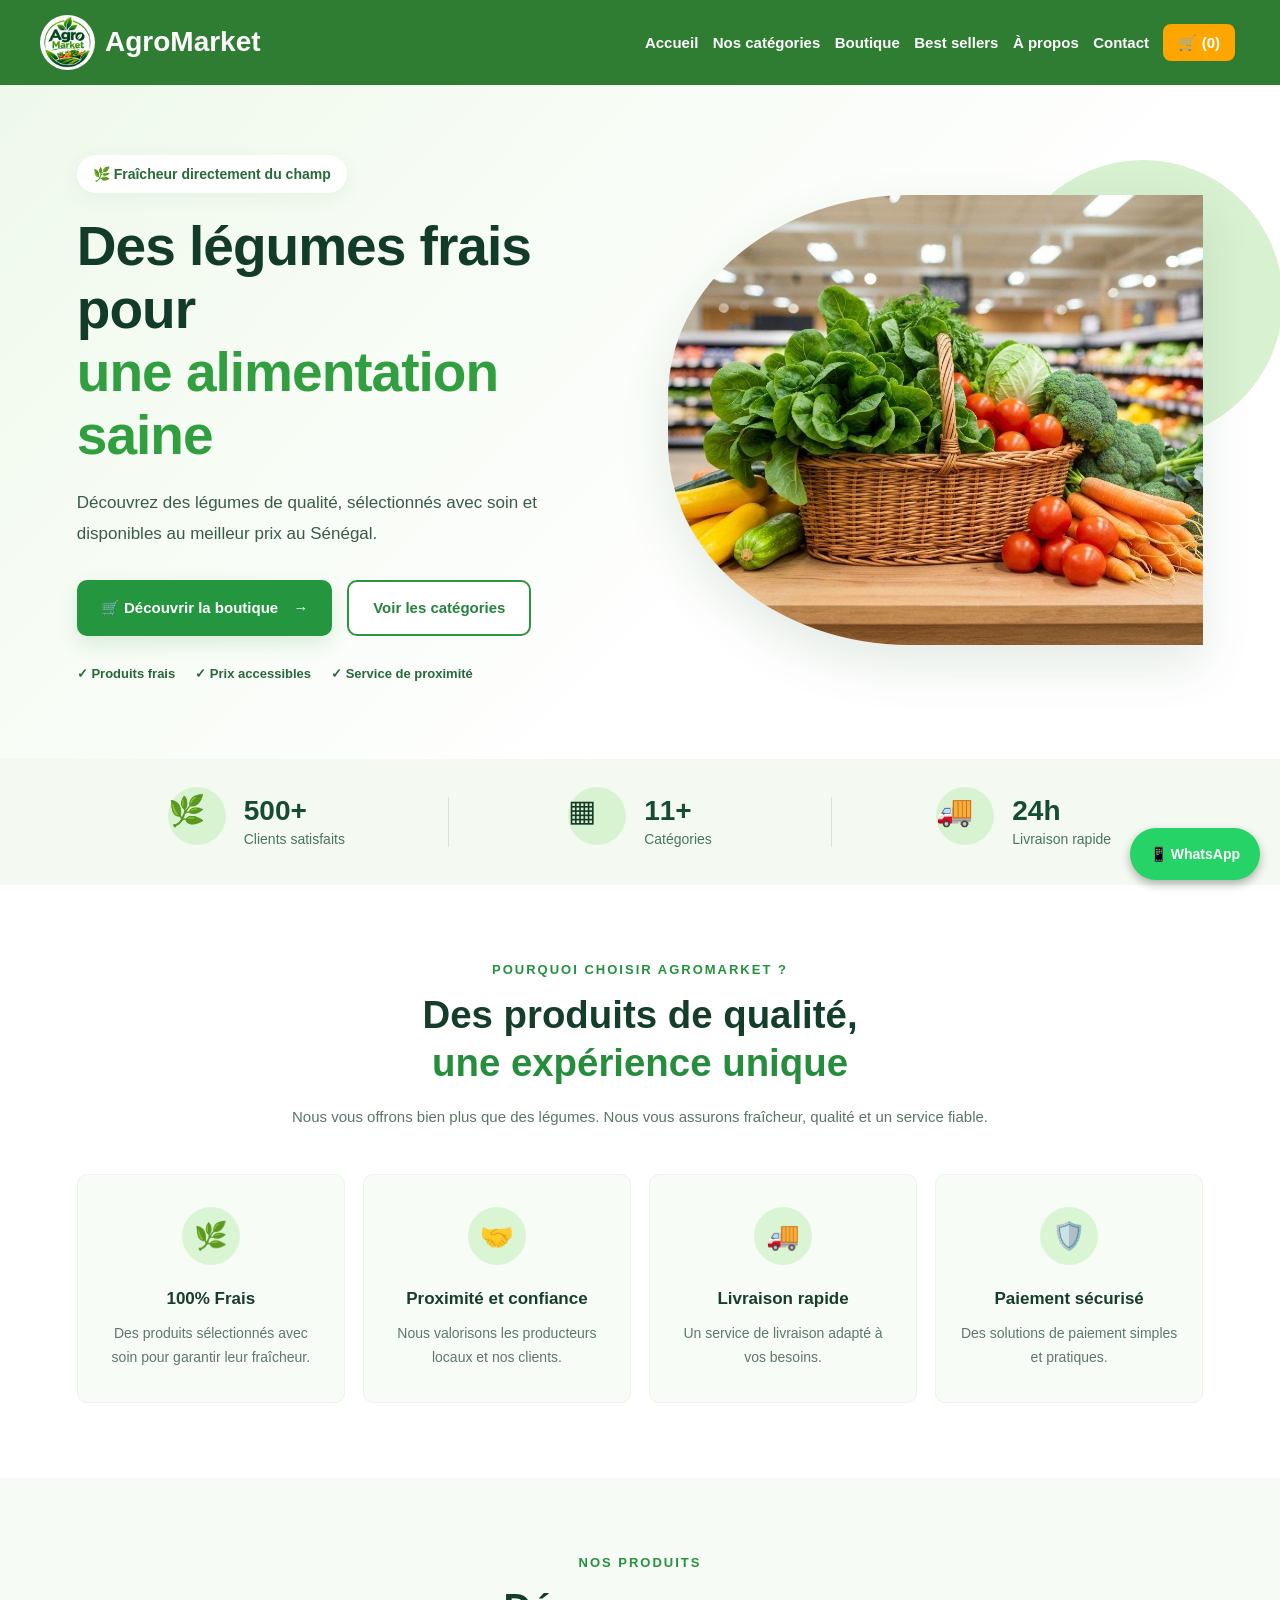
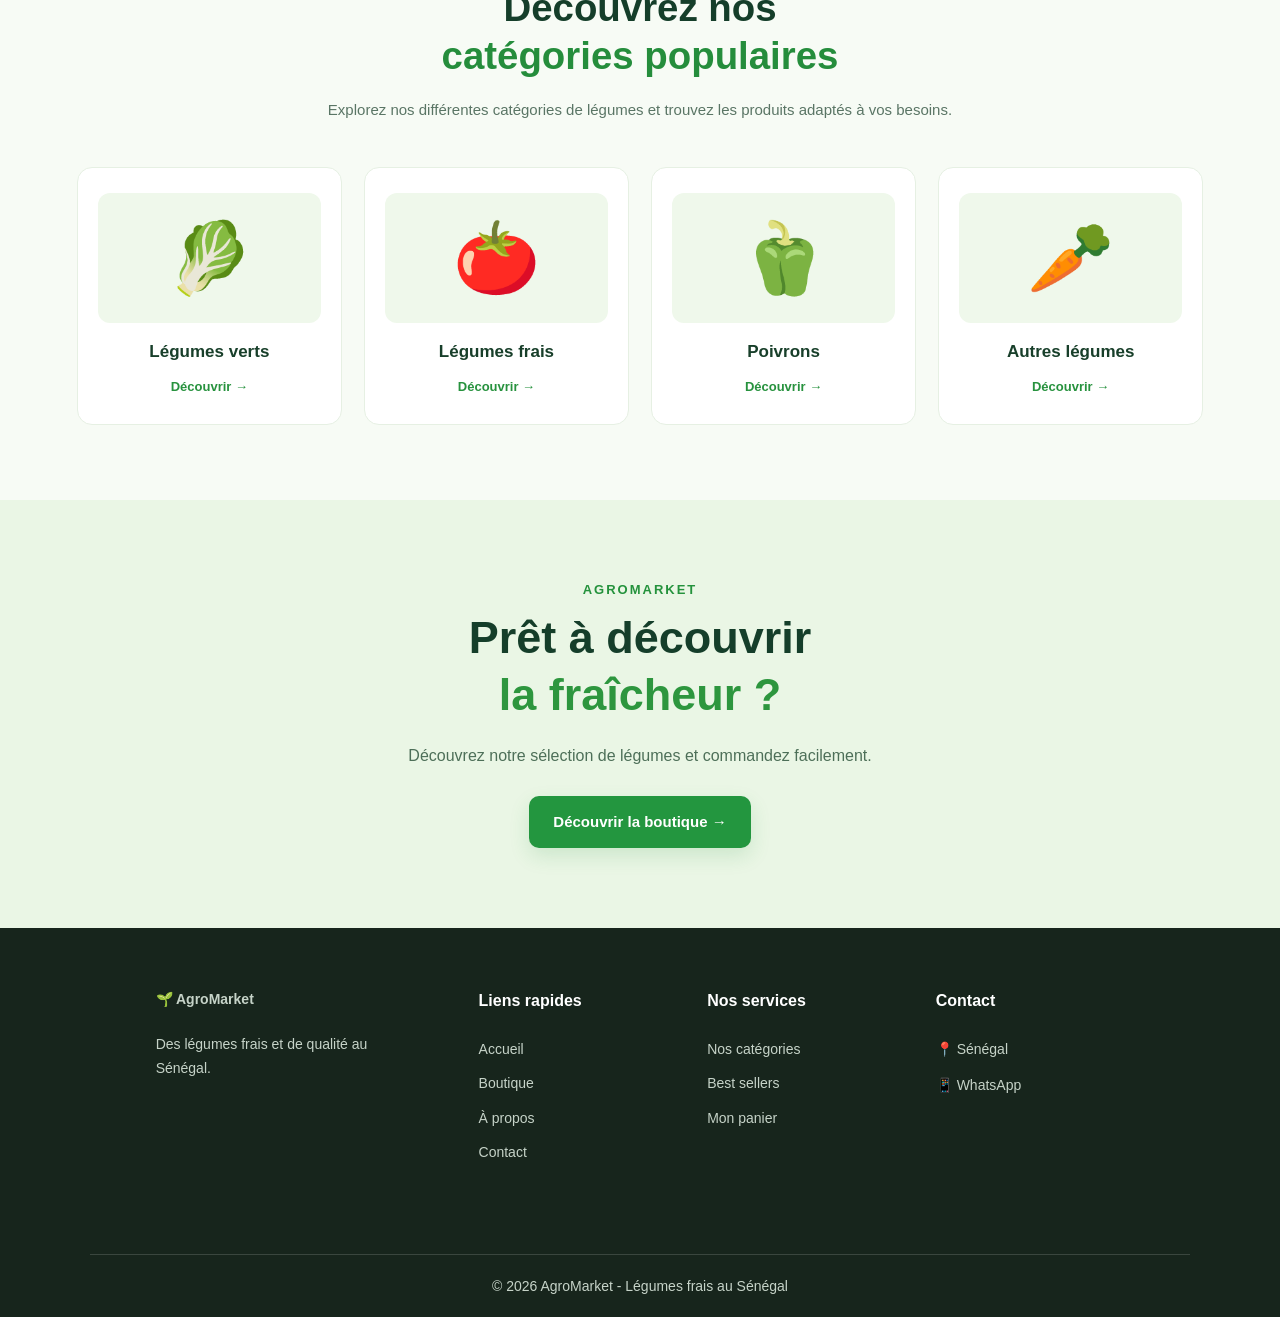
<file: index.html>
<!doctype html>
<html lang="fr">
  <head>
    <meta charset="UTF-8" />
    <meta name="viewport" content="width=device-width, initial-scale=1.0" />
    <meta
      name="description"
      content="AgroMarket : découvrez des légumes frais et de qualité au Sénégal."
    />
    <title>AgroMarket - Légumes frais</title>
    <link rel="stylesheet" href="style.css" />
    <script src="script.js" defer></script>
  </head>

  <body>
    <!-- MENU -->
    <header>
      <div class="logo">
        <img src="images/Logo1.png" alt="Logo" />
        <span>AgroMarket</span>
      </div>
      <button class="menu-toggle" aria-label="Ouvrir le menu">☰</button>
      <nav>
        <a href="index.html">Accueil</a>
        <a href="categories.html">Nos catégories</a>
        <a href="boutique.html">Boutique</a>
        <a href="best-sellers.html">Best sellers</a>
        <a href="apropos.html">À propos</a>
        <a href="contact.html">Contact</a>
        <a href="panier.html" class="panier-btn">
          🛒 (<span id="nb-panier">0</span>)
        </a>
      </nav>
    </header>

    <main>
      <section class="hero" id="accueil">
        <div class="hero-container">
          <!-- CONTENU DU HERO -->
          <div class="hero-content">
            <span class="hero-badge"> 🌿 Fraîcheur directement du champ </span>

            <h1>
              Des légumes frais pour
              <span>une alimentation saine</span>
            </h1>

            <p>
              Découvrez des légumes de qualité, sélectionnés avec soin et
              disponibles au meilleur prix au Sénégal.
            </p>

            <!-- BOUTONS -->
            <div class="hero-buttons">
              <a href="boutique.html" class="btn btn-primary">
                🛒 Découvrir la boutique
                <span>→</span>
              </a>

              <a href="categories.html" class="btn btn-secondary">
                Voir les catégories
              </a>
            </div>

            <!-- ARGUMENTS DE CONFIANCE -->
            <div class="hero-trust">
              <span>✓ Produits frais</span>

              <span>✓ Prix accessibles</span>

              <span>✓ Service de proximité</span>
            </div>
          </div>

          <!-- IMAGE DU HERO -->
          <div class="hero-image">
            <div class="hero-image-decoration"></div>

            <img src="images/panier.jpg" alt="Panier de légumes frais" />
          </div>
        </div>
      </section>

      <!-- STATISTIQUES-->

      <section class="stats">
        <div class="stats-container">
          <div class="stat-item">
            <div class="stat-icon">🌿</div>

            <div>
              <h3>500+</h3>
              <p>Clients satisfaits</p>
            </div>
          </div>

          <div class="stat-separator"></div>

          <div class="stat-item">
            <div class="stat-icon">▦</div>

            <div>
              <h3>11+</h3>
              <p>Catégories</p>
            </div>
          </div>

          <div class="stat-separator"></div>

          <div class="stat-item">
            <div class="stat-icon">🚚</div>

            <div>
              <h3>24h</h3>
              <p>Livraison rapide</p>
            </div>
          </div>
        </div>
      </section>

      <!-- ============================= -->
      <!-- POURQUOI NOUS CHOISIR         -->
      <!-- ============================= -->

      <section class="advantages">
        <div class="section-heading">
          <span class="section-label"> POURQUOI CHOISIR AGROMARKET ? </span>

          <h2>
            Des produits de qualité,
            <span>une expérience unique</span>
          </h2>

          <p>
            Nous vous offrons bien plus que des légumes. Nous vous assurons
            fraîcheur, qualité et un service fiable.
          </p>
        </div>

        <div class="advantages-grid">
          <!-- CARTE 1 -->
          <article class="advantage-card">
            <div class="advantage-icon">🌿</div>

            <h3>100% Frais</h3>

            <p>
              Des produits sélectionnés avec soin pour garantir leur fraîcheur.
            </p>
          </article>

          <!-- CARTE 2 -->
          <article class="advantage-card">
            <div class="advantage-icon">🤝</div>

            <h3>Proximité et confiance</h3>

            <p>Nous valorisons les producteurs locaux et nos clients.</p>
          </article>

          <!-- CARTE 3 -->
          <article class="advantage-card">
            <div class="advantage-icon">🚚</div>

            <h3>Livraison rapide</h3>

            <p>Un service de livraison adapté à vos besoins.</p>
          </article>

          <!-- CARTE 4 -->
          <article class="advantage-card">
            <div class="advantage-icon">🛡️</div>

            <h3>Paiement sécurisé</h3>

            <p>Des solutions de paiement simples et pratiques.</p>
          </article>
        </div>
      </section>

      <!-- ============================= -->
      <!-- CATÉGORIES POPULAIRES         -->
      <!-- ============================= -->

      <section class="categories-section">
        <div class="section-heading">
          <span class="section-label"> NOS PRODUITS </span>

          <h2>
            Découvrez nos
            <span>catégories populaires</span>
          </h2>

          <p>
            Explorez nos différentes catégories de légumes et trouvez les
            produits adaptés à vos besoins.
          </p>
        </div>

        <div class="categories-grid">
          <a href="categories.html" class="category-card">
            <div class="category-image">🥬</div>

            <h3>Légumes verts</h3>

            <span> Découvrir → </span>
          </a>

          <a href="categories.html" class="category-card">
            <div class="category-image">🍅</div>

            <h3>Légumes frais</h3>

            <span> Découvrir → </span>
          </a>

          <a href="categories.html" class="category-card">
            <div class="category-image">🫑</div>

            <h3>Poivrons</h3>

            <span> Découvrir → </span>
          </a>

          <a href="categories.html" class="category-card">
            <div class="category-image">🥕</div>

            <h3>Autres légumes</h3>

            <span> Découvrir → </span>
          </a>
        </div>
      </section>

      <!-- ============================= -->
      <!-- APPEL À L'ACTION              -->
      <!-- ============================= -->

      <section class="cta-section">
        <div class="cta-content">
          <span class="section-label"> AGROMARKET </span>

          <h2>
            Prêt à découvrir
            <span>la fraîcheur ?</span>
          </h2>

          <p>Découvrez notre sélection de légumes et commandez facilement.</p>

          <a href="boutique.html" class="btn btn-primary">
            Découvrir la boutique →
          </a>
        </div>
      </section>
    </main>

    <!-- ============================= -->
    <!-- BOUTON WHATSAPP               -->
    <!-- ============================= -->

    <a
      href="https://wa.me/221705404081"
      class="whatsapp"
      target="_blank"
      rel="noopener noreferrer"
      aria-label="Contacter AgroMarket sur WhatsApp"
    >
      📱 WhatsApp
    </a>

    <!-- ============================= -->
    <!-- FOOTER                        -->
    <!-- ============================= -->

    <footer class="footer">
      <div class="footer-container">
        <!-- COLONNE 1 -->
        <div class="footer-column footer-brand">
          <a href="index.html" class="footer-logo"> 🌱 AgroMarket </a>

          <p>Des légumes frais et de qualité au Sénégal.</p>
        </div>

        <!-- COLONNE 2 -->
        <div class="footer-column">
          <h3>Liens rapides</h3>

          <a href="index.html"> Accueil </a>

          <a href="boutique.html"> Boutique </a>

          <a href="apropos.html"> À propos </a>

          <a href="contact.html"> Contact </a>
        </div>

        <!-- COLONNE 3 -->
        <div class="footer-column">
          <h3>Nos services</h3>

          <a href="categories.html"> Nos catégories </a>

          <a href="best-sellers.html"> Best sellers </a>

          <a href="panier.html"> Mon panier </a>
        </div>

        <!-- COLONNE 4 -->
        <div class="footer-column">
          <h3>Contact</h3>

          <p>📍 Sénégal</p>

          <a
            href="https://wa.me/221705404081"
            target="_blank"
            rel="noopener noreferrer"
          >
            📱 WhatsApp
          </a>
        </div>
      </div>

      <!-- BAS DU FOOTER -->
      <div class="footer-bottom">
        <p>&copy; 2026 AgroMarket - Légumes frais au Sénégal</p>
      </div>
    </footer>
  </body>
</html>
</file>
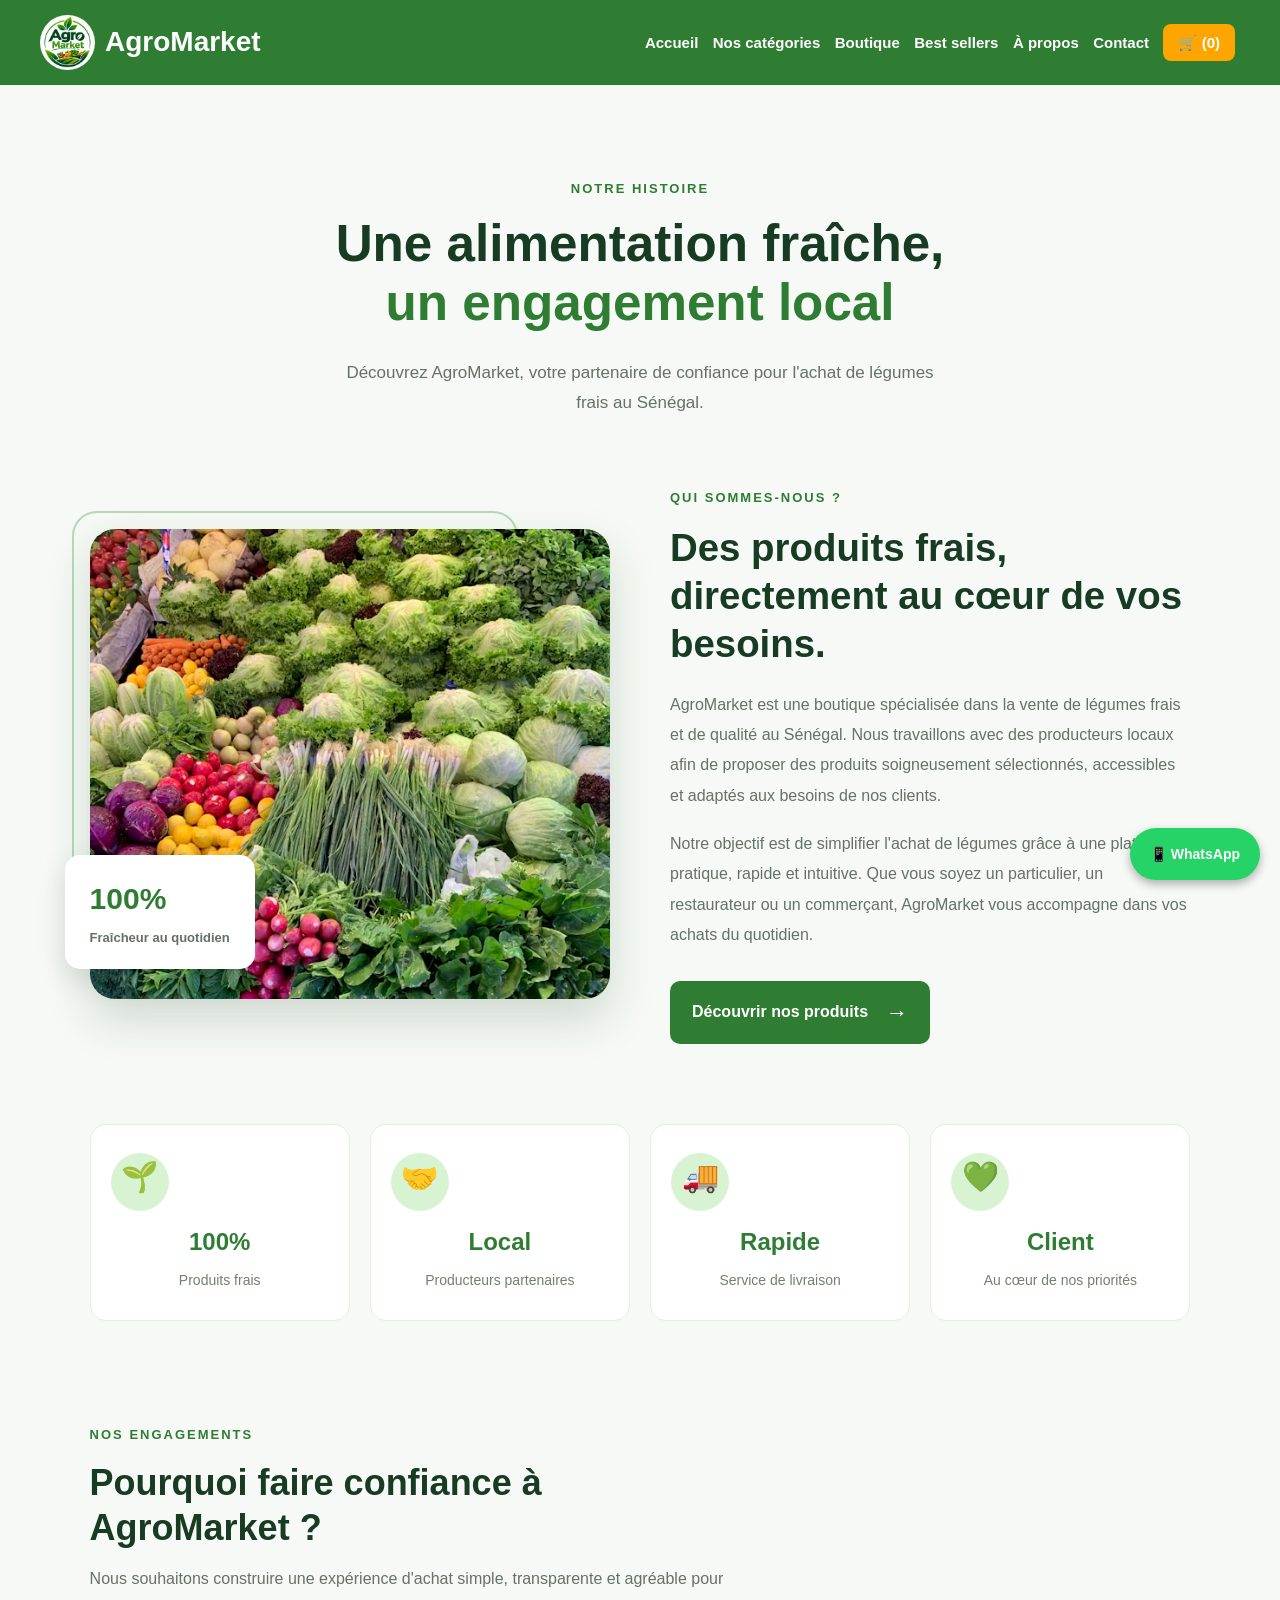
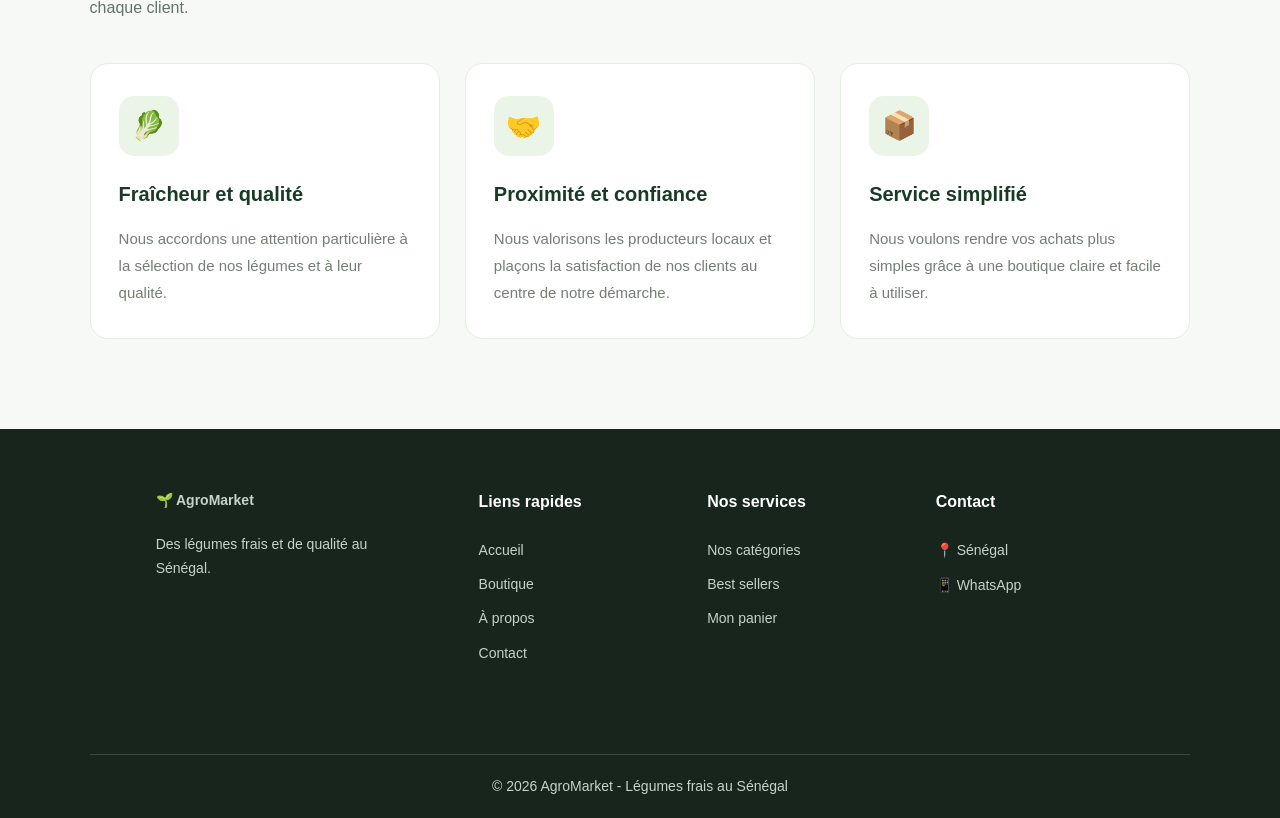
<file: apropos.html>
<!doctype html>
<html lang="fr">
  <head>
    <meta charset="UTF-8" />
    <meta name="viewport" content="width=device-width, initial-scale=1.0" />

    <title>À propos - AgroMarket</title>

    <link rel="stylesheet" href="style.css" />
  </head>

  <body>
    <script src="script.js"></script>
    <!-- MENU -->
    <header>
      <div class="logo">
        <img src="images/Logo1.png" alt="Logo" />
        <span>AgroMarket</span>
      </div>

      <nav>
        <a href="index.html">Accueil</a>
        <a href="categories.html">Nos catégories</a>
        <a href="boutique.html">Boutique</a>
        <a href="best-sellers.html">Best sellers</a>
        <a href="apropos.html">À propos</a>
        <a href="contact.html">Contact</a>
        <a href="panier.html" class="panier-btn">
          🛒 (<span id="nb-panier">0</span>)
        </a>
      </nav>
    </header>

    <!-- ================= À PROPOS ================= -->
    <section class="about-section">
      <!-- EN-TÊTE -->
      <div class="about-header">
        <span class="about-label">NOTRE HISTOIRE</span>

        <h2>
          Une alimentation fraîche,
          <span>un engagement local</span>
        </h2>

        <p>
          Découvrez AgroMarket, votre partenaire de confiance pour l'achat de
          légumes frais au Sénégal.
        </p>
      </div>

      <!-- PRÉSENTATION -->
      <div class="about-main">
        <div class="about-image">
          <img
            src="images/Legumes.avif"
            alt="Légumes frais et produits agricoles"
          />

          <div class="about-image-badge">
            <strong>100%</strong>
            <span>Fraîcheur au quotidien</span>
          </div>
        </div>

        <div class="about-content">
          <span class="section-tag">QUI SOMMES-NOUS ?</span>

          <h3>Des produits frais, directement au cœur de vos besoins.</h3>

          <p>
            AgroMarket est une boutique spécialisée dans la vente de légumes
            frais et de qualité au Sénégal. Nous travaillons avec des
            producteurs locaux afin de proposer des produits soigneusement
            sélectionnés, accessibles et adaptés aux besoins de nos clients.
          </p>

          <p>
            Notre objectif est de simplifier l'achat de légumes grâce à une
            plateforme pratique, rapide et intuitive. Que vous soyez un
            particulier, un restaurateur ou un commerçant, AgroMarket vous
            accompagne dans vos achats du quotidien.
          </p>

          <a href="boutique.html" class="about-button">
            Découvrir nos produits
            <span>→</span>
          </a>
        </div>
      </div>

      <!-- STATISTIQUES -->
      <div class="about-stats">
        <div class="about-stat">
          <span class="stat-icon">🌱</span>
          <strong>100%</strong>
          <p>Produits frais</p>
        </div>

        <div class="about-stat">
          <span class="stat-icon">🤝</span>
          <strong>Local</strong>
          <p>Producteurs partenaires</p>
        </div>

        <div class="about-stat">
          <span class="stat-icon">🚚</span>
          <strong>Rapide</strong>
          <p>Service de livraison</p>
        </div>

        <div class="about-stat">
          <span class="stat-icon">💚</span>
          <strong>Client</strong>
          <p>Au cœur de nos priorités</p>
        </div>
      </div>

      <!-- MISSION ET ENGAGEMENTS -->
      <div class="about-values">
        <div class="values-intro">
          <span class="section-tag">NOS ENGAGEMENTS</span>

          <h3>Pourquoi faire confiance à AgroMarket ?</h3>

          <p>
            Nous souhaitons construire une expérience d'achat simple,
            transparente et agréable pour chaque client.
          </p>
        </div>

        <div class="values-grid">
          <article class="value-card">
            <div class="value-icon">🥬</div>

            <h4>Fraîcheur et qualité</h4>

            <p>
              Nous accordons une attention particulière à la sélection de nos
              légumes et à leur qualité.
            </p>
          </article>

          <article class="value-card">
            <div class="value-icon">🤝</div>

            <h4>Proximité et confiance</h4>

            <p>
              Nous valorisons les producteurs locaux et plaçons la satisfaction
              de nos clients au centre de notre démarche.
            </p>
          </article>

          <article class="value-card">
            <div class="value-icon">📦</div>

            <h4>Service simplifié</h4>

            <p>
              Nous voulons rendre vos achats plus simples grâce à une boutique
              claire et facile à utiliser.
            </p>
          </article>
        </div>
      </div>
    </section>
    <!-- ============================= -->
    <!-- FOOTER                        -->
    <!-- ============================= -->

    <footer class="footer">
      <div class="footer-container">
        <!-- COLONNE 1 -->
        <div class="footer-column footer-brand">
          <a href="index.html" class="footer-logo"> 🌱 AgroMarket </a>

          <p>Des légumes frais et de qualité au Sénégal.</p>
        </div>

        <!-- COLONNE 2 -->
        <div class="footer-column">
          <h3>Liens rapides</h3>

          <a href="index.html"> Accueil </a>

          <a href="boutique.html"> Boutique </a>

          <a href="apropos.html"> À propos </a>

          <a href="contact.html"> Contact </a>
        </div>

        <!-- COLONNE 3 -->
        <div class="footer-column">
          <h3>Nos services</h3>

          <a href="categories.html"> Nos catégories </a>

          <a href="best-sellers.html"> Best sellers </a>

          <a href="panier.html"> Mon panier </a>
        </div>

        <!-- COLONNE 4 -->
        <div class="footer-column">
          <h3>Contact</h3>

          <p>📍 Sénégal</p>

          <a
            href="https://wa.me/221705404081"
            target="_blank"
            rel="noopener noreferrer"
          >
            📱 WhatsApp
          </a>
        </div>
      </div>

      <!-- BAS DU FOOTER -->
      <div class="footer-bottom">
        <p>&copy; 2026 AgroMarket - Légumes frais au Sénégal</p>
      </div>
    </footer>
    <!-- WHATSAPP -->
    <a href="https://wa.me/221705404081" class="whatsapp">📱 WhatsApp</a>
  </body>
</html>
</file>
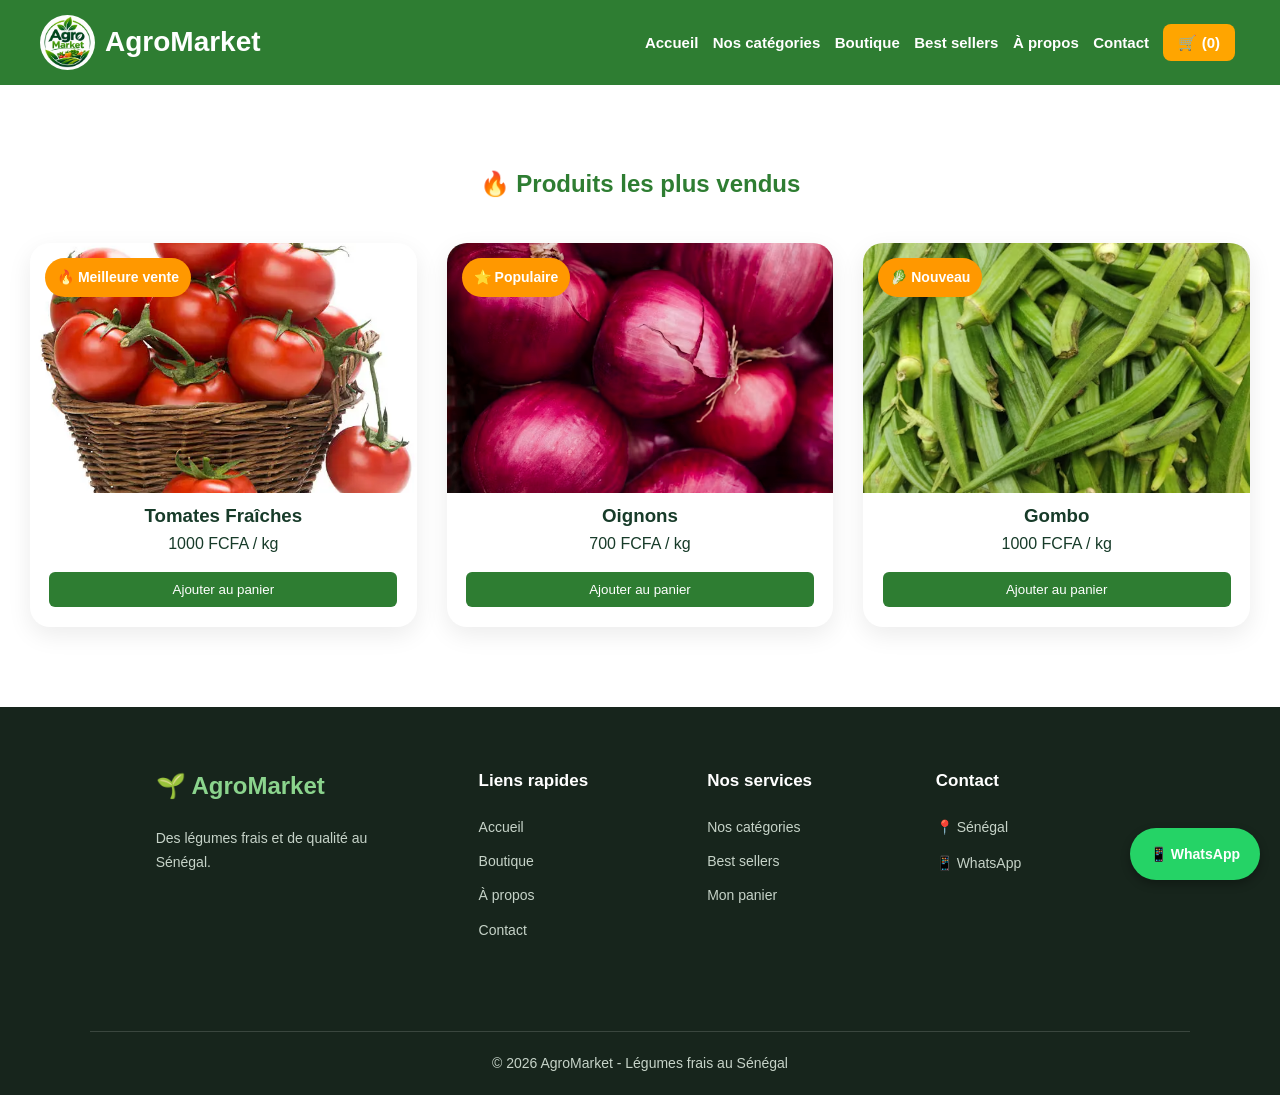
<file: best-sellers.html>
<!doctype html>
<html lang="en">
  <head>
    <meta charset="UTF-8" />
    <meta name="viewport" content="width=device-width, initial-scale=1.0" />
    <title>Best-sellers - AgroMarket</title>
    <link rel="stylesheet" href="style.css" />
  </head>
  <body>
    <script src="script.js"></script>
    <!-- MENU -->
    <header>
      <div class="logo">
        <img src="images/Logo1.png" alt="Logo" />
        <span>AgroMarket</span>
      </div>

      <nav>
        <a href="index.html">Accueil</a>
        <a href="categories.html">Nos catégories</a>
        <a href="boutique.html">Boutique</a>
        <a href="best-sellers.html">Best sellers</a>
        <a href="apropos.html">À propos</a>
        <a href="contact.html">Contact</a>
        <a href="panier.html" class="panier-btn">
          🛒 (<span id="nb-panier">0</span>)
        </a>
      </nav>
    </header>
    <!-- PRODUITS POPULAIRES -->
    <section class="best-sellers">
      <h2>🔥 Produits les plus vendus</h2>

      <div class="best-grid">
        <div class="best-card">
          <span class="badge">🔥 Meilleure vente</span>

          <img src="images/tomates.webp" alt="Tomates" />

          <h3>Tomates Fraîches</h3>

          <p>1000 FCFA / kg</p>

          <button onclick="ajouterPanier('Tomates', 1000)">
            Ajouter au panier
          </button>
        </div>

        <div class="best-card">
          <span class="badge">⭐ Populaire</span>

          <img src="images/Oignons.avif" alt="Oignons" />

          <h3>Oignons</h3>

          <p>700 FCFA / kg</p>

          <button onclick="ajouterPanier('Oignons', 700)">
            Ajouter au panier
          </button>
        </div>

        <div class="best-card">
          <span class="badge">🥬 Nouveau</span>

          <img src="images/Gombos.avif" alt="Gombo" />

          <h3>Gombo</h3>

          <p>1000 FCFA / kg</p>

          <button onclick="ajouterPanier('Gombo', 1000)">
            Ajouter au panier
          </button>
        </div>
      </div>
    </section>

    <!-- FOOTER -->
    <footer class="footer">
      <div class="footer-container">
        <div class="footer-column footer-brand">
          <h3>🌱 AgroMarket</h3>

          <p>Des légumes frais et de qualité au Sénégal.</p>
        </div>

        <div class="footer-column">
          <h4>Liens rapides</h4>

          <a href="index.html">Accueil</a>
          <a href="boutique.html">Boutique</a>
          <a href="apropos.html">À propos</a>
          <a href="contact.html">Contact</a>
        </div>

        <div class="footer-column">
          <h4>Nos services</h4>

          <a href="categories.html">Nos catégories</a>
          <a href="best-sellers.html">Best sellers</a>
          <a href="panier.html">Mon panier</a>
        </div>

        <div class="footer-column">
          <h4>Contact</h4>

          <p>📍 Sénégal</p>
          <a href="https://wa.me/221705404081"> 📱 WhatsApp </a>
        </div>
      </div>

      <div class="footer-bottom">
        <p>&copy; 2026 AgroMarket - Légumes frais au Sénégal</p>
      </div>
    </footer>
    <!-- WHATSAPP -->
    <a href="https://wa.me/221705404081" class="whatsapp">📱 WhatsApp</a>
  </body>
</html>
</file>
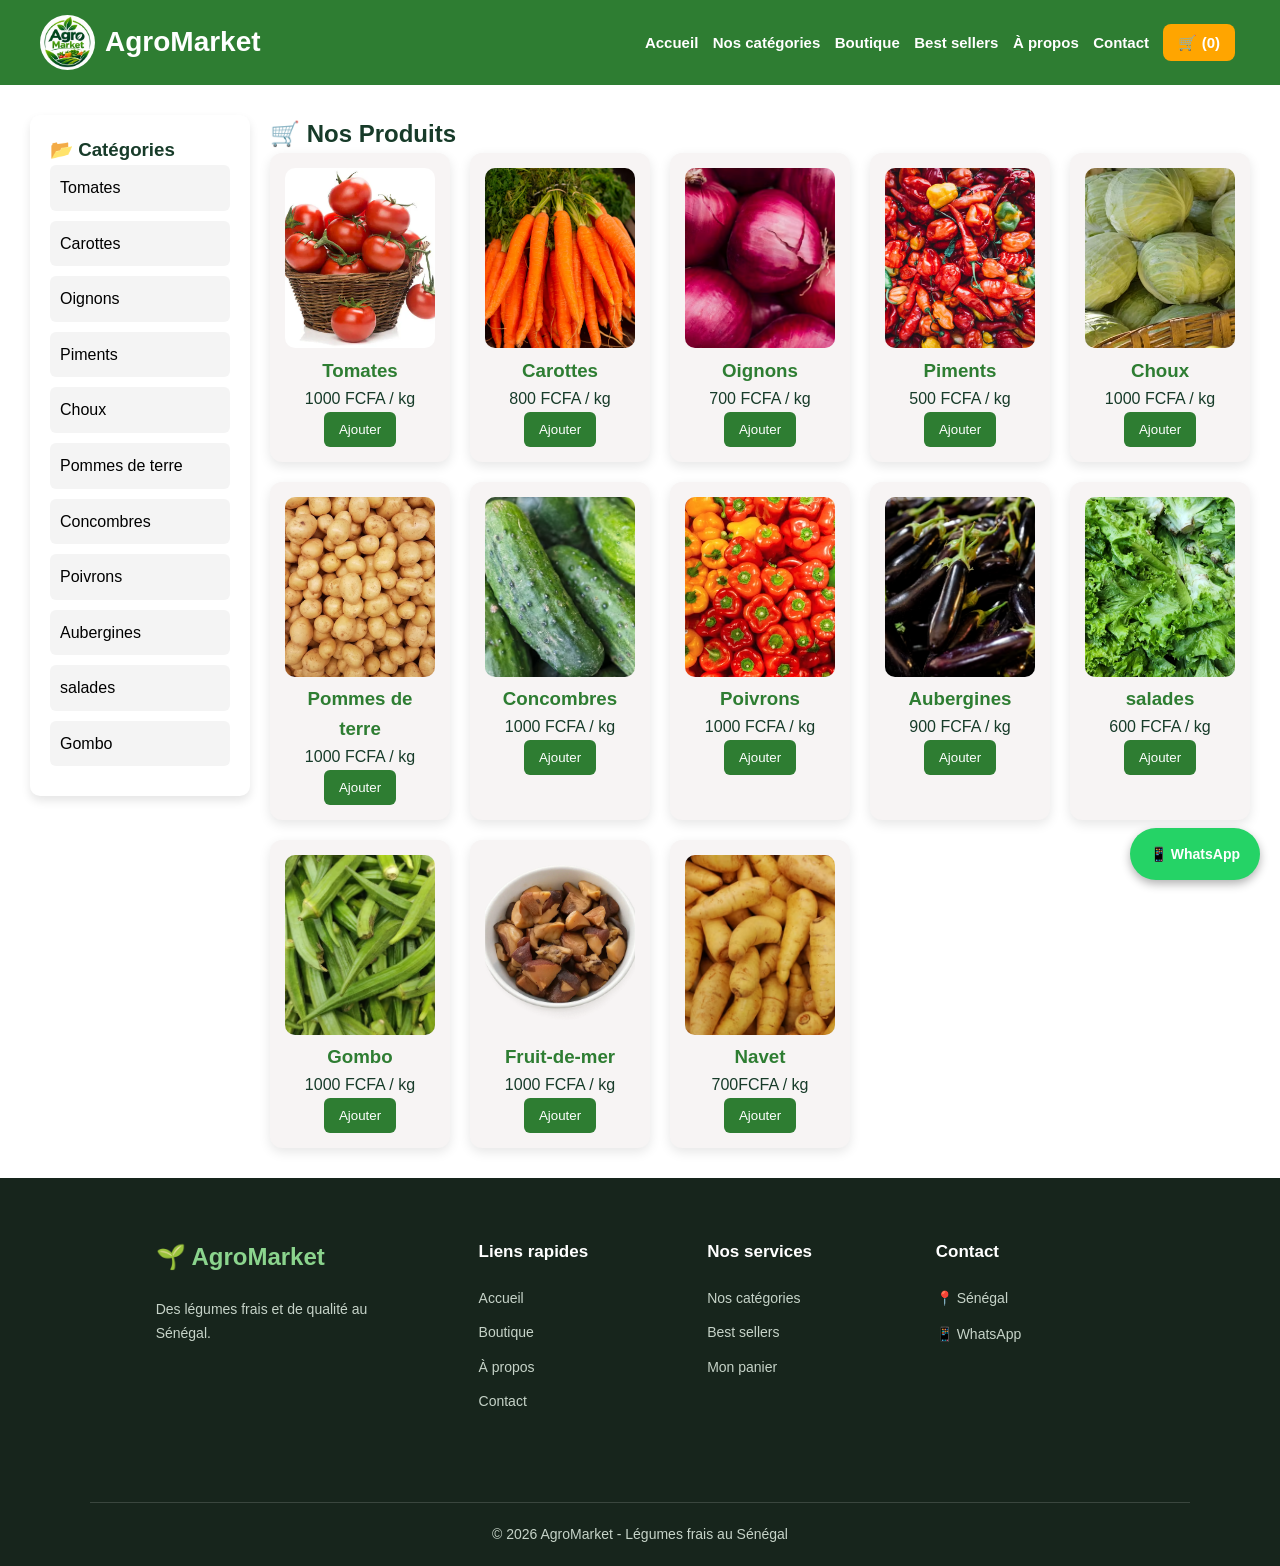
<file: boutique.html>
<!doctype html>
<html lang="en">
  <head>
    <meta charset="UTF-8" />
    <meta name="viewport" content="width=device-width, initial-scale=1.0" />
    <title>Boutique - AgroMarket</title>
    <link rel="stylesheet" href="style.css" />
  </head>
  <body>
    <script src="script.js"></script>
    <!-- MENU -->
    <header>
      <div class="logo">
        <img src="images/Logo1.png" alt="Logo" />
        <span>AgroMarket</span>
      </div>

      <nav>
        <a href="index.html">Accueil</a>
        <a href="categories.html">Nos catégories</a>
        <a href="boutique.html">Boutique</a>
        <a href="best-sellers.html">Best sellers</a>
        <a href="apropos.html">À propos</a>
        <a href="contact.html">Contact</a>
        <a href="panier.html" class="panier-btn">
          🛒 (<span id="nb-panier">0</span>)
        </a>
      </nav>
    </header>

    <!-- BOUTIQUE -->
    <section id="boutique">
      <aside class="filtres">
        <h3>📂 Catégories</h3>
        <a href="#tomates">Tomates</a>
        <a href="#carottes">Carottes</a>
        <a href="#oignons">Oignons</a>
        <a href="#piments">Piments</a>
        <a href="#choux">Choux</a>
        <a href="#pommesdeterre">Pommes de terre</a>
        <a href="#concombres">Concombres</a>
        <a href="#poivrons">Poivrons</a>
        <a href="#Aubergines">Aubergines</a>
        <a href="#salades">salades</a>
        <a href="#Gombo">Gombo</a>
      </aside>

      <!-- PRODUITS -->
      <section id="produits" class="produits">
        <h2>🛒 Nos Produits</h2>

        <div class="grid-produits">
          <div class="card" id="tomates">
            <img src="images/tomates.webp" alt="Tomates" />
            <h3>Tomates</h3>
            <p>1000 FCFA / kg</p>
            <button onclick="ajouterPanier('Tomates', 1000)">Ajouter</button>
          </div>

          <div class="card" id="carottes">
            <img src="images/Carottes.avif" alt="Carottes" />
            <h3>Carottes</h3>
            <p>800 FCFA / kg</p>
            <button onclick="ajouterPanier('Carottes', 800)">Ajouter</button>
          </div>

          <div class="card" id="oignons">
            <img src="images/Oignons.avif" alt="Oignons" />
            <h3>Oignons</h3>
            <p>700 FCFA / kg</p>
            <button onclick="ajouterPanier('Oignons', 700)">Ajouter</button>
          </div>

          <div class="card" id="piments">
            <img src="images/piment.avif" alt="Piments" />
            <h3>Piments</h3>
            <p>500 FCFA / kg</p>
            <button onclick="ajouterPanier('Piments', 500)">Ajouter</button>
          </div>

          <div class="card" id="choux">
            <img src="images/choux.avif" alt="Choux" />
            <h3>Choux</h3>
            <p>1000 FCFA / kg</p>
            <button onclick="ajouterPanier('Choux', 1000)">Ajouter</button>
          </div>

          <div class="card" id="pommesdeterre">
            <img src="images/Pomme-de-terre.avif" alt="Pommes de terre" />
            <h3>Pommes de terre</h3>
            <p>1000 FCFA / kg</p>
            <button onclick="ajouterPanier('Pommes de terre', 1000)">
              Ajouter
            </button>
          </div>

          <div class="card" id="concombres">
            <img src="images/Concombres.avif" alt="Concombres" />
            <h3>Concombres</h3>
            <p>1000 FCFA / kg</p>
            <button onclick="ajouterPanier('Concombres', 1000)">Ajouter</button>
          </div>

          <div class="card" id="poivrons">
            <img src="images/Poivrons.avif" alt="Poivrons" />
            <h3>Poivrons</h3>
            <p>1000 FCFA / kg</p>
            <button onclick="ajouterPanier('Poivrons', 1000)">Ajouter</button>
          </div>
          <div class="card" id="Aubergines">
            <img src="images/Aubergines.avif" alt="Aubergines" />
            <h3>Aubergines</h3>
            <p>900 FCFA / kg</p>
            <button onclick="ajouterPanier('Aubergines', 900)">Ajouter</button>
          </div>

          <div class="card" id="salades">
            <img src="images/Salades.avif" alt="salades" />
            <h3>salades</h3>
            <p>600 FCFA / kg</p>
            <button onclick="ajouterPanier('salades', 600)">Ajouter</button>
          </div>

          <div class="card" id="Gombo">
            <img src="images/Gombos.avif" alt="Gombo" />
            <h3>Gombo</h3>
            <p>1000 FCFA / kg</p>
            <button onclick="ajouterPanier('Gombo', 1000)">Ajouter</button>
          </div>
          <div class="card" id="Gombo">
            <img src="images/Fruit-de-mer.webp" alt="Fruit-de-mer" />
            <h3>Fruit-de-mer</h3>
            <p>1000 FCFA / kg</p>
            <button onclick="ajouterPanier('Fruit-de-mer', 700)">
              Ajouter
            </button>
          </div>
          <div class="card" id="Gombo">
            <img src="images/Navets.avif" alt="Navet" />
            <h3>Navet</h3>
            <p>700FCFA / kg</p>
            <button onclick="ajouterPanier('Navet', 700)">Ajouter</button>
          </div>
        </div>
      </section>
    </section>
    <!-- FOOTER -->
    <footer class="footer">
      <div class="footer-container">
        <div class="footer-column footer-brand">
          <h3>🌱 AgroMarket</h3>

          <p>Des légumes frais et de qualité au Sénégal.</p>
        </div>

        <div class="footer-column">
          <h4>Liens rapides</h4>

          <a href="index.html">Accueil</a>
          <a href="boutique.html">Boutique</a>
          <a href="apropos.html">À propos</a>
          <a href="contact.html">Contact</a>
        </div>

        <div class="footer-column">
          <h4>Nos services</h4>

          <a href="categories.html">Nos catégories</a>
          <a href="best-sellers.html">Best sellers</a>
          <a href="panier.html">Mon panier</a>
        </div>

        <div class="footer-column">
          <h4>Contact</h4>

          <p>📍 Sénégal</p>
          <a href="https://wa.me/221705404081"> 📱 WhatsApp </a>
        </div>
      </div>

      <div class="footer-bottom">
        <p>&copy; 2026 AgroMarket - Légumes frais au Sénégal</p>
      </div>
    </footer>
    <!-- WHATSAPP -->
    <a href="https://wa.me/221705404081" class="whatsapp">📱 WhatsApp</a>
  </body>
</html>
</file>
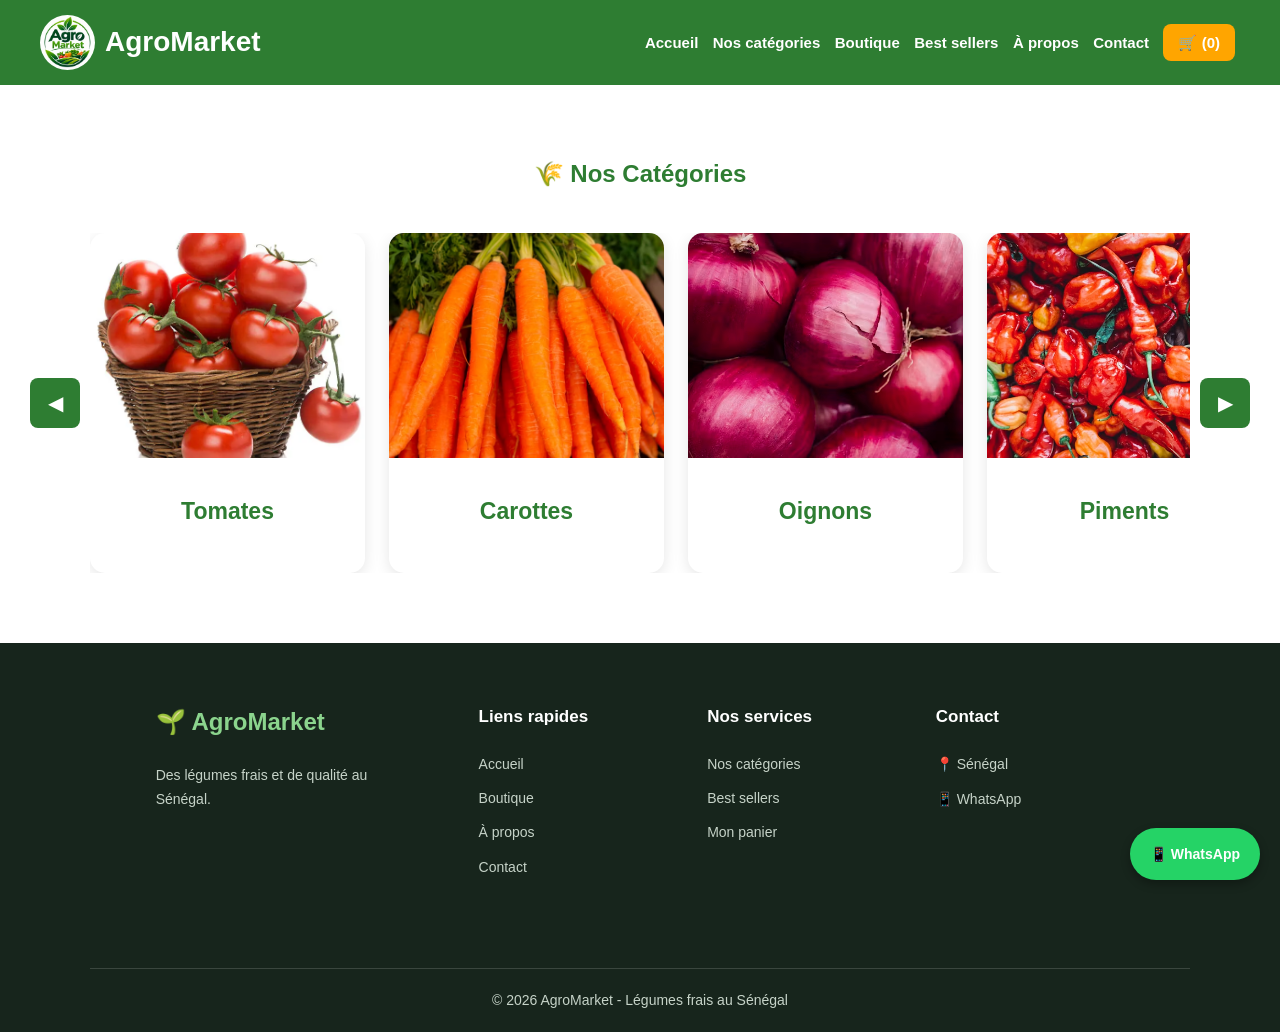
<file: categories.html>
<!doctype html>
<html lang="en">
  <head>
    <meta charset="UTF-8" />
    <meta name="viewport" content="width=device-width, initial-scale=1.0" />
    <title>Catégories - AgroMarket</title>
    <link rel="stylesheet" href="style.css"
  </head>
  <body>
    <script src = "script.js"></script>
    <!-- MENU -->
    <header>
      <div class="logo">
        <img src="images/Logo1.png" alt="Logo" />
        <span>AgroMarket</span>
      </div>

      <nav>
        <a href="index.html">Accueil</a>
        <a href="categories.html">Nos catégories</a>
        <a href="boutique.html">Boutique</a>
        <a href="best-sellers.html">Best sellers</a>
        <a href="apropos.html">À propos</a>
        <a href="contact.html">Contact</a>
        <a href="panier.html" class="panier-btn">
          🛒 (<span id="nb-panier">0</span>)
        </a>
      </nav>
    </header>
    <!-- CATEGORIES -->
    <section class="categories">
      <h2>🌾 Nos Catégories</h2>

      <div class="carousel-container">
        <button class="carousel-btn prev" onclick="slideLeft()">◀</button>

        <div class="categories-slider" id="categories-slider">
          <div class="categorie">
            <img src="images/tomates.webp" alt="Tomates" />
            <h3>Tomates</h3>
          </div>

          <div class="categorie">
            <img src="images/Carottes.avif" alt="Carottes" />
            <h3>Carottes</h3>
          </div>

          <div class="categorie">
            <img src="images/Oignons.avif" alt="Oignons" />
            <h3>Oignons</h3>
          </div>

          <div class="categorie">
            <img src="images/piment.avif" alt="Piments" />
            <h3>Piments</h3>
          </div>

          <div class="categorie">
            <img src="images/choux.avif" alt="Choux" />
            <h3>Choux</h3>
          </div>

          <div class="categorie">
            <img src="images/Gombos.avif" alt="Gombo" />
            <h3>Gombo</h3>
          </div>

          <div class="categorie">
            <img src="images/Pomme-de-terre.avif" alt="Pommes de terre"/>
            <h3>Pommes de terre</h3>
          </div>

          <div class="categorie">
            <img src="images/Concombres.avif" alt="Concombres" />
            <h3>Concombres</h3>
          </div>

          <div class="categorie">
            <img src="images/Poivrons.avif" alt="Poivrons" />
            <h3>Poivrons</h3>
          </div>
          <div class="categorie">
            <img src="images/Aubergines.avif" alt="Aubergines" />
            <h3>Aubergines</h3>
          </div>

          <div class="categorie">
            <img src="images/Salades.avif" alt="salades" />
            <h3>salades</h3>
          </div>
          <div class="categorie">
            <img src="images/Fruit-de-mer.webp" alt="Fruit-de-mer" />
            <h3>Fruit-de-mer</h3>
          </div>
          <div class="categorie">
            <img src="images/Navets.avif" alt="Navets" />
            <h3>Navets</h3>
          </div>         
        </div>

        <button class="carousel-btn next" onclick="slideRight()">▶</button>
      </div>
    </section>

    <!-- FOOTER -->
    <footer class="footer">
      <div class="footer-container">
        <div class="footer-column footer-brand">
          <h3>🌱 AgroMarket</h3>

          <p>Des légumes frais et de qualité au Sénégal.</p>
        </div>

        <div class="footer-column">
          <h4>Liens rapides</h4>

          <a href="index.html">Accueil</a>
          <a href="boutique.html">Boutique</a>
          <a href="apropos.html">À propos</a>
          <a href="contact.html">Contact</a>
        </div>

        <div class="footer-column">
          <h4>Nos services</h4>

          <a href="categories.html">Nos catégories</a>
          <a href="best-sellers.html">Best sellers</a>
          <a href="panier.html">Mon panier</a>
        </div>

        <div class="footer-column">
          <h4>Contact</h4>

          <p>📍 Sénégal</p>
          <a href="https://wa.me/221705404081"> 📱 WhatsApp </a>
        </div>
      </div>

      <div class="footer-bottom">
        <p>&copy; 2026 AgroMarket - Légumes frais au Sénégal</p>
      </div>
    </footer>
    <!-- WHATSAPP -->
    <a href="https://wa.me/221705404081" class="whatsapp">📱 WhatsApp</a>
  </body>
</html>
</file>
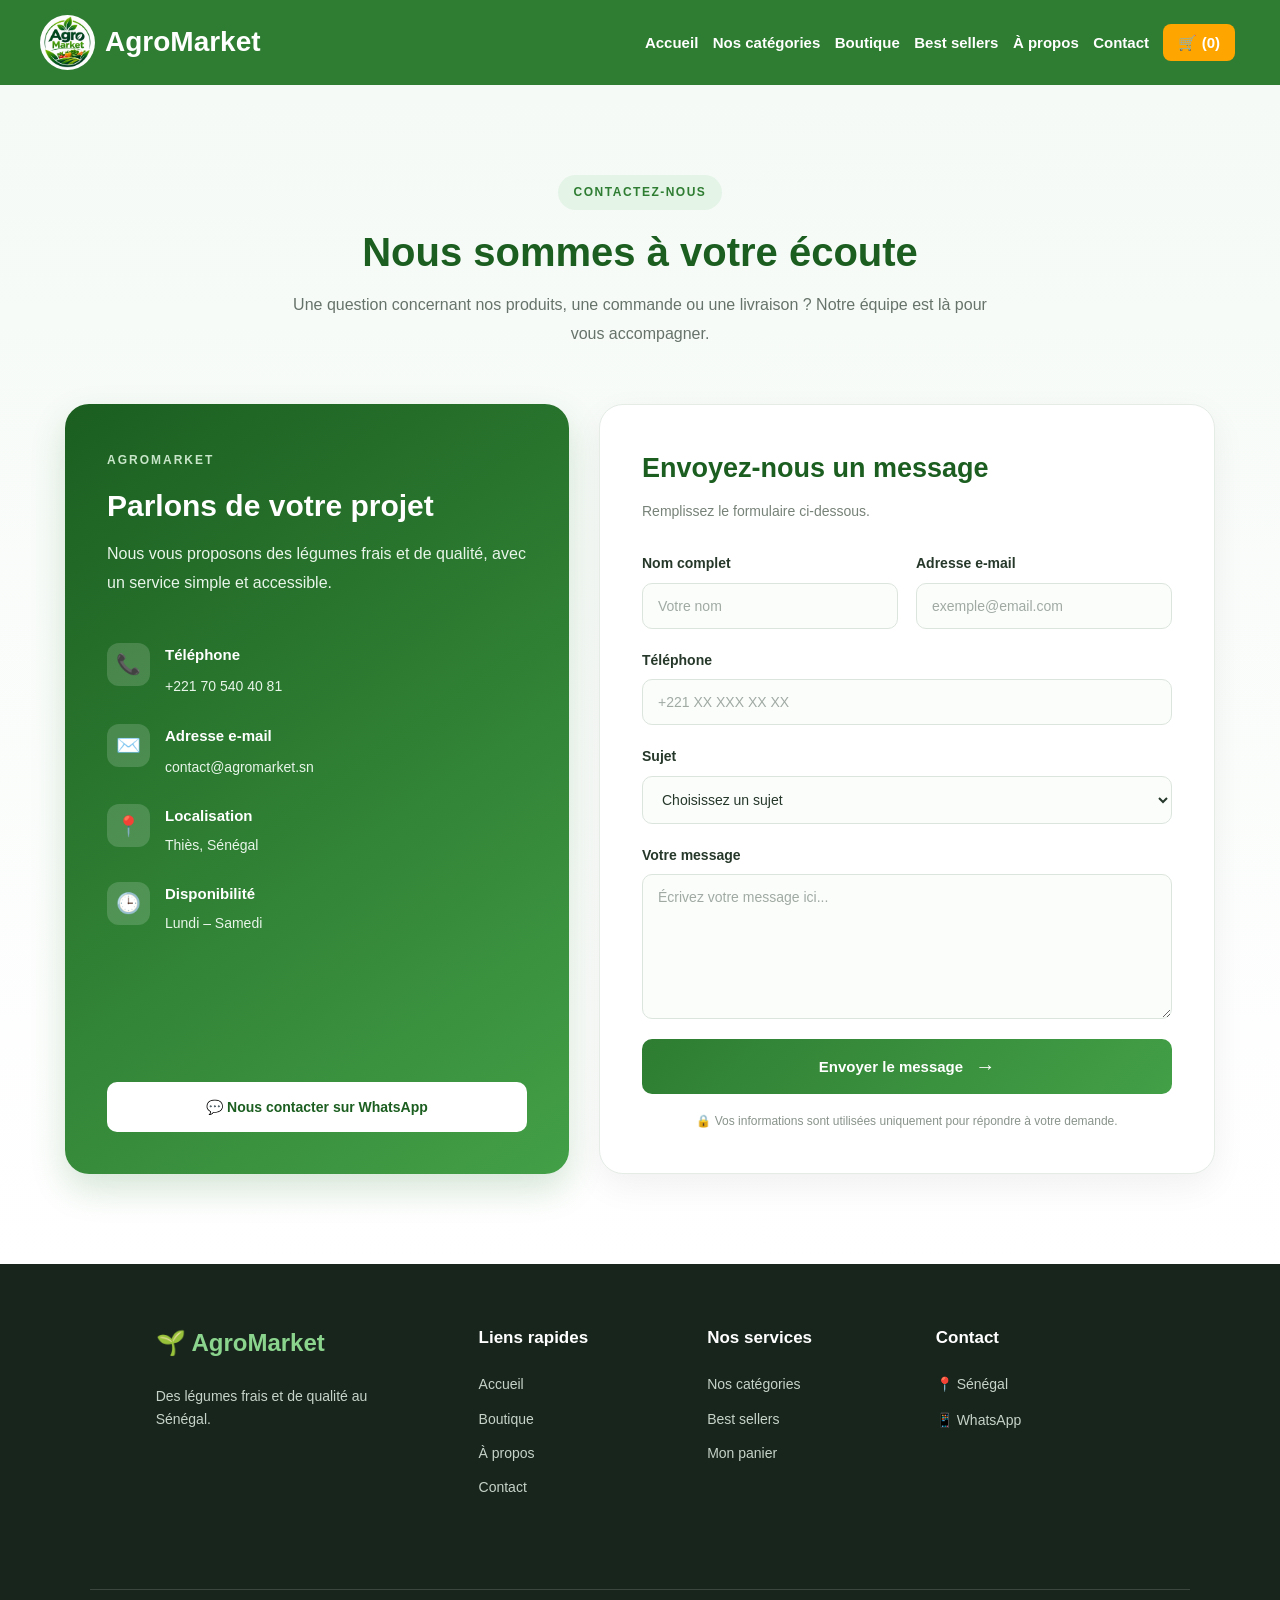
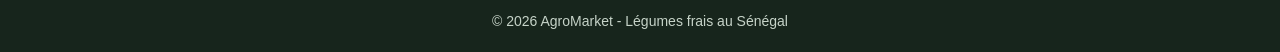
<file: contact.html>
<!doctype html>
<html lang="en">
  <head>
    <meta charset="UTF-8" />
    <meta name="viewport" content="width=device-width, initial-scale=1.0" />
    <title>Contact - AgroMarkets</title>
    <link rel="stylesheet" href="style.css" />
    <script src="script.js"></script>
  </head>
  <body>
    <!-- MENU -->
    <header>
      <div class="logo">
        <img src="images/Logo1.png" alt="Logo" />
        <span>AgroMarket</span>
      </div>

      <nav>
        <a href="index.html">Accueil</a>
        <a href="categories.html">Nos catégories</a>
        <a href="boutique.html">Boutique</a>
        <a href="best-sellers.html">Best sellers</a>
        <a href="apropos.html">À propos</a>
        <a href="contact.html">Contact</a>
        <a href="panier.html" class="panier-btn">
          🛒 (<span id="nb-panier">0</span>)
        </a>
      </nav>
    </header>
    <main>
      <!-- ================= CONTACT ================= -->
      <section class="contact-section">
        <div class="contact-header">
          <span class="contact-badge">CONTACTEZ-NOUS</span>

          <h2>Nous sommes à votre écoute</h2>

          <p>
            Une question concernant nos produits, une commande ou une livraison
            ? Notre équipe est là pour vous accompagner.
          </p>
        </div>

        <div class="contact-container">
          <!-- INFORMATIONS DE CONTACT -->
          <div class="contact-info">
            <div class="contact-info-content">
              <span class="contact-small-title">AGROMARKET</span>

              <h3>Parlons de votre projet</h3>
              <p>
                Nous vous proposons des légumes frais et de qualité, avec un
                service simple et accessible.
              </p>
            </div>

            <div class="contact-details">
              <div class="contact-detail">
                <div class="contact-icon">📞</div>

                <div>
                  <h4>Téléphone</h4>
                  <a href="tel:+221705404081"> +221 70 540 40 81 </a>
                </div>
              </div>

              <div class="contact-detail">
                <div class="contact-icon">✉️</div>

                <div>
                  <h4>Adresse e-mail</h4>
                  <a href="mailto:contact@agromarket.sn">
                    contact@agromarket.sn
                  </a>
                </div>
              </div>

              <div class="contact-detail">
                <div class="contact-icon">📍</div>

                <div>
                  <h4>Localisation</h4>
                  <p>Thiès, Sénégal</p>
                </div>
              </div>

              <div class="contact-detail">
                <div class="contact-icon">🕒</div>

                <div>
                  <h4>Disponibilité</h4>
                  <p>Lundi – Samedi</p>
                </div>
              </div>
            </div>

            <a
              href="https://wa.me/221705404081"
              class="contact-whatsapp"
              target="_blank"
              rel="noopener noreferrer"
            >
              💬 Nous contacter sur WhatsApp
            </a>
          </div>

          <!-- FORMULAIRE -->
          <div class="contact-form-card">
            <div class="form-heading">
              <h3>Envoyez-nous un message</h3>

              <p>Remplissez le formulaire ci-dessous.</p>
            </div>

            <form id="contact-form">
              <div class="form-row">
                <div class="form-group">
                  <label for="nom">Nom complet</label>

                  <input
                    type="text"
                    id="nom"
                    name="nom"
                    placeholder="Votre nom"
                    required
                  />
                </div>

                <div class="form-group">
                  <label for="email">Adresse e-mail</label>

                  <input
                    type="email"
                    id="email"
                    name="email"
                    placeholder="exemple@email.com"
                    required
                  />
                </div>
              </div>

              <div class="form-group">
                <label for="telephone">Téléphone</label>

                <input
                  type="tel"
                  id="telephone"
                  name="telephone"
                  placeholder="+221 XX XXX XX XX"
                />
              </div>

              <div class="form-group">
                <label for="sujet">Sujet</label>

                <select id="sujet" name="sujet" required>
                  <option value="">Choisissez un sujet</option>
                  <option value="commande">Question sur une commande</option>
                  <option value="produits">
                    Informations sur les produits
                  </option>
                  <option value="livraison">Question sur la livraison</option>
                  <option value="partenariat">Demande de partenariat</option>
                  <option value="autre">Autre demande</option>
                </select>
              </div>

              <div class="form-group">
                <label for="message">Votre message</label>

                <textarea
                  id="message"
                  name="message"
                  rows="6"
                  placeholder="Écrivez votre message ici..."
                  required
                ></textarea>
              </div>

              <button type="submit" class="contact-submit">
                Envoyer le message <span>→</span>
              </button>

              <p class="form-note">
                🔒 Vos informations sont utilisées uniquement pour répondre à
                votre demande.
              </p>
            </form>
          </div>
        </div>
      </section>
    </main>
    <!-- FOOTER -->
    <footer class="footer">
      <div class="footer-container">
        <div class="footer-column footer-brand">
          <h3>🌱 AgroMarket</h3>

          <p>Des légumes frais et de qualité au Sénégal.</p>
        </div>

        <div class="footer-column">
          <h4>Liens rapides</h4>

          <a href="index.html">Accueil</a>
          <a href="boutique.html">Boutique</a>
          <a href="apropos.html">À propos</a>
          <a href="contact.html">Contact</a>
        </div>

        <div class="footer-column">
          <h4>Nos services</h4>

          <a href="categories.html">Nos catégories</a>
          <a href="best-sellers.html">Best sellers</a>
          <a href="panier.html">Mon panier</a>
        </div>

        <div class="footer-column">
          <h4>Contact</h4>

          <p>📍 Sénégal</p>
          <a href="https://wa.me/221705404081"> 📱 WhatsApp </a>
        </div>
      </div>

      <div class="footer-bottom">
        <p>&copy; 2026 AgroMarket - Légumes frais au Sénégal</p>
      </div>
    </footer>
  </body>
</html>
</file>
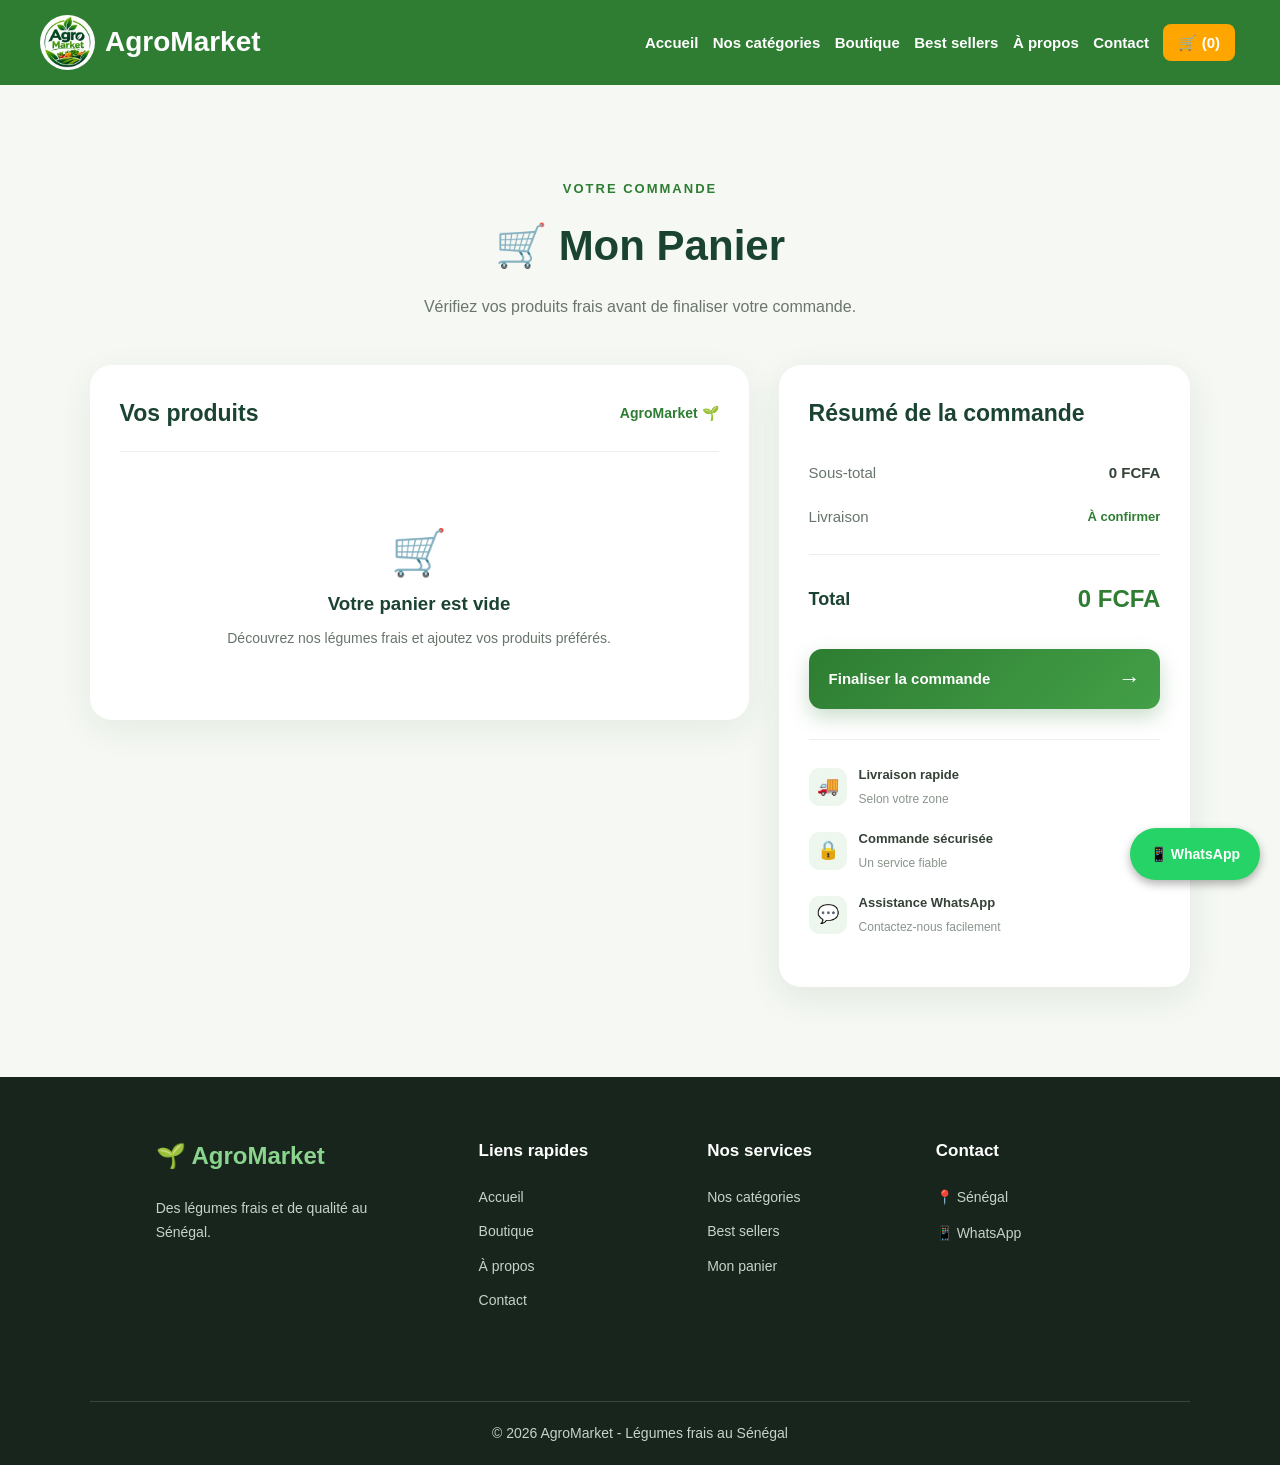
<file: panier.html>
<!doctype html>
<html lang="en">
  <head>
    <meta charset="UTF-8" />
    <meta name="viewport" content="width=device-width, initial-scale=1.0" />
    <title>Panier - AgroMarket</title>
    <link rel="stylesheet" href="style.css" />
    <script src="script.js"></script>
  </head>
  <body>
    <!-- MENU -->
    <header>
      <div class="logo">
        <img src="images/Logo1.png" alt="Logo" />
        <span>AgroMarket</span>
      </div>

      <nav>
        <a href="index.html">Accueil</a>
        <a href="categories.html">Nos catégories</a>
        <a href="boutique.html">Boutique</a>
        <a href="best-sellers.html">Best sellers</a>
        <a href="apropos.html">À propos</a>
        <a href="contact.html">Contact</a>
        <a href="panier.html" class="panier-btn">
          🛒 (<span id="nb-panier">0</span>)
        </a>
      </nav>
    </header>
    <!-- ================= PANIER PROFESSIONNEL ================= -->

    <section class="panier-section">
      <!-- En-tête du panier -->
      <div class="panier-header">
        <span class="panier-label">VOTRE COMMANDE</span>

        <h2>🛒 Mon Panier</h2>

        <p>Vérifiez vos produits frais avant de finaliser votre commande.</p>
      </div>

      <!-- Contenu principal -->
      <div class="panier-layout">
        <!-- COLONNE DES PRODUITS -->
        <div class="panier-produits">
          <div class="panier-titre">
            <h3>Vos produits</h3>
            <span>AgroMarket 🌱</span>
          </div>

          <ul id="liste-panier"></ul>

          <!-- Message lorsque le panier est vide -->
          <div class="panier-vide">
            <span>🛒</span>
            <h3>Votre panier est vide</h3>
            <p>Découvrez nos légumes frais et ajoutez vos produits préférés.</p>
          </div>
        </div>

        <!-- COLONNE DU RÉSUMÉ -->
        <aside class="panier-resume">
          <h3>Résumé de la commande</h3>

          <div class="resume-ligne">
            <span>Sous-total</span>
            <strong> <span id="total-resume">0</span> FCFA </strong>
          </div>

          <div class="resume-ligne">
            <span>Livraison</span>
            <strong class="livraison-gratuite"> À confirmer </strong>
          </div>

          <div class="resume-separateur"></div>

          <div class="resume-total">
            <span>Total</span>
            <strong> <span id="total">0</span> FCFA </strong>
          </div>

          <button class="btn-commande" onclick="commander()">
            Finaliser la commande
            <span>→</span>
          </button>

          <div class="garanties">
            <div class="garantie">
              <span>🚚</span>
              <div>
                <strong>Livraison rapide</strong>
                <small>Selon votre zone</small>
              </div>
            </div>

            <div class="garantie">
              <span>🔒</span>
              <div>
                <strong>Commande sécurisée</strong>
                <small>Un service fiable</small>
              </div>
            </div>

            <div class="garantie">
              <span>💬</span>
              <div>
                <strong>Assistance WhatsApp</strong>
                <small>Contactez-nous facilement</small>
              </div>
            </div>
          </div>
        </aside>
      </div>
    </section>

    <!-- FOOTER -->
    <footer class="footer">
      <div class="footer-container">
        <div class="footer-column footer-brand">
          <h3>🌱 AgroMarket</h3>

          <p>Des légumes frais et de qualité au Sénégal.</p>
        </div>

        <div class="footer-column">
          <h4>Liens rapides</h4>

          <a href="index.html">Accueil</a>
          <a href="boutique.html">Boutique</a>
          <a href="apropos.html">À propos</a>
          <a href="contact.html">Contact</a>
        </div>

        <div class="footer-column">
          <h4>Nos services</h4>

          <a href="categories.html">Nos catégories</a>
          <a href="best-sellers.html">Best sellers</a>
          <a href="panier.html">Mon panier</a>
        </div>

        <div class="footer-column">
          <h4>Contact</h4>

          <p>📍 Sénégal</p>
          <a href="https://wa.me/221705404081"> 📱 WhatsApp </a>
        </div>
      </div>

      <div class="footer-bottom">
        <p>&copy; 2026 AgroMarket - Légumes frais au Sénégal</p>
      </div>
    </footer>
    <!-- WHATSAPP -->
    <a href="https://wa.me/221705404081" class="whatsapp">📱 WhatsApp</a>
  </body>
</html>
</file>
<file: style.css>
/* ================= HEADER =================  */
header {
  background: #2e7d32;
  display: flex;
  justify-content: space-between;
  align-items: center;
  padding: 15px 40px;
  position: sticky;
  top: 0;
  z-index: 1000;
}

.logo {
  display: flex;
  align-items: center;
  gap: 10px;
}

.logo img {
  width: 55px;
  height: 55px;
  border-radius: 50%;
}

.logo span {
  color: white;
  font-size: 28px;
  font-weight: bold;
}

/* NAV */
nav a {
  color: white;
  text-decoration: none;
  margin: 0 5px;
  font-weight: bold;
  font-size: 15px;
  transition: 0.3s;
}

nav a:hover {
  color: #ffd54f;
}

/* PANIER BTN */
.panier-btn {
  background: orange;
  padding: 10px 15px;
  border-radius: 8px;
  color: white;
}

/* ================================= */
/* RÉINITIALISATION                  */
/* ================================= */

* {
  margin: 0;
  padding: 0;
  box-sizing: border-box;
}

html {
  scroll-behavior: smooth;
}

body {
  font-family: Arial, Helvetica, sans-serif;
  color: #173b29;
  background: #ffffff;
  line-height: 1.6;
}

a {
  color: inherit;
  text-decoration: none;
}

img {
  max-width: 100%;
}

/* ================================= */
/* BOUTONS GÉNÉRAUX                 */
/* ================================= */

.btn {
  display: inline-flex;
  align-items: center;
  justify-content: center;
  gap: 15px;

  padding: 14px 24px;
  border-radius: 10px;

  font-size: 15px;
  font-weight: 700;

  transition:
    background 0.3s ease,
    color 0.3s ease,
    transform 0.3s ease,
    box-shadow 0.3s ease;
}

.btn:hover {
  transform: translateY(-3px);
}

.btn-primary {
  background: #23963f;
  color: #ffffff;
  box-shadow: 0 8px 20px rgba(35, 150, 63, 0.15);
}

.btn-primary:hover {
  background: #197331;
  box-shadow: 0 10px 25px rgba(35, 150, 63, 0.25);
}

.btn-secondary {
  border: 2px solid #2b963f;
  background: #ffffff;
  color: #25833d;
}

.btn-secondary:hover {
  background: #25833d;
  color: #ffffff;
}

/* ================================= */
/* HERO                              */
/* ================================= */

.hero {
  position: relative;
  overflow: hidden;

  padding: 70px 6% 75px;

  background: linear-gradient(135deg, #eff9eb 0%, #ffffff 65%);
}

.hero-container {
  max-width: 1350px;
  margin: 0 auto;

  display: flex;
  align-items: center;
  justify-content: space-between;
  gap: 55px;
}

.hero-content {
  flex: 1;
  max-width: 620px;
}

.hero-badge {
  display: inline-block;

  margin-bottom: 22px;
  padding: 8px 16px;

  border-radius: 30px;
  background: #ffffff;

  color: #256b35;
  font-size: 14px;
  font-weight: 700;

  box-shadow: 0 5px 20px rgba(33, 90, 42, 0.06);
}

.hero h1 {
  margin-bottom: 22px;

  color: #123c29;
  font-size: clamp(36px, 4.3vw, 60px);
  font-weight: 800;
  line-height: 1.14;
  letter-spacing: -1px;
}

.hero h1 span {
  display: block;
  color: #319e3f;
}

.hero p {
  max-width: 540px;
  margin-bottom: 30px;

  color: #395b47;
  font-size: 17px;
  line-height: 1.8;
}

.hero-buttons {
  display: flex;
  flex-wrap: wrap;
  gap: 15px;
}

.hero-trust {
  display: flex;
  flex-wrap: wrap;
  gap: 20px;

  margin-top: 28px;

  color: #27673a;
  font-size: 13px;
  font-weight: 600;
}

.hero-image {
  position: relative;
  flex: 1;
  max-width: 620px;
  min-width: 0;
}

.hero-image img {
  position: relative;
  z-index: 1;

  display: block;

  width: 100%;
  height: 450px;

  object-fit: cover;
  border-radius: 45% 0 0 45%;

  box-shadow: 0 20px 50px rgba(34, 87, 45, 0.12);
}

.hero-image-decoration {
  position: absolute;
  z-index: 0;

  top: -35px;
  right: -80px;

  width: 280px;
  height: 280px;

  border-radius: 50%;
  background: #d8f1d1;
}

/* ================================= */
/* STATISTIQUES                      */
/* ================================= */

.stats {
  padding: 28px 6%;
  background: #f4faf2;
}

.stats-container {
  max-width: 1100px;
  margin: 0 auto;

  display: flex;
  align-items: center;
  justify-content: space-between;
  gap: 25px;
}

.stat-item {
  display: flex;
  align-items: center;
  justify-content: center;
  gap: 18px;

  flex: 1;
}

.stat-icon {
  display: flex;
  align-items: center;
  justify-content: center;

  width: 58px;
  height: 58px;

  border-radius: 50%;
  background: #d8f3d1;

  font-size: 25px;
}

.stat-item h3 {
  color: #164c30;
  font-size: 28px;
  line-height: 1.2;
}

.stat-item p {
  color: #4a7460;
  font-size: 14px;
}

.stat-separator {
  width: 1px;
  height: 50px;
  background: #d6e5d4;
}

/* ================================= */
/* TITRES DES SECTIONS               */
/* ================================= */

.section-heading {
  max-width: 750px;
  margin: 0 auto 45px;

  text-align: center;
}

.section-label {
  display: block;

  margin-bottom: 10px;

  color: #24923c;
  font-size: 13px;
  font-weight: 800;
  letter-spacing: 2px;
}

.section-heading h2 {
  margin-bottom: 18px;

  color: #153e2a;
  font-size: clamp(28px, 3vw, 40px);
  line-height: 1.25;
}

.section-heading h2 span {
  display: block;
  color: #258d3c;
}

.section-heading p {
  color: #5a7565;
  font-size: 15px;
}

/* ================================= */
/* AVANTAGES                         */
/* ================================= */

.advantages {
  padding: 75px 6%;
  background: #ffffff;
}

.advantages-grid {
  max-width: 1350px;
  margin: 0 auto;

  display: grid;
  grid-template-columns: repeat(4, 1fr);
  gap: 18px;
}

.advantage-card {
  padding: 32px 22px;

  border: 1px solid #edf4eb;
  border-radius: 10px;

  background: #f8fcf6;

  text-align: center;

  transition:
    transform 0.3s ease,
    box-shadow 0.3s ease;
}

.advantage-card:hover {
  transform: translateY(-7px);
  box-shadow: 0 15px 35px rgba(36, 100, 47, 0.09);
}

.advantage-icon {
  display: flex;
  align-items: center;
  justify-content: center;

  width: 58px;
  height: 58px;

  margin: 0 auto 20px;

  border-radius: 50%;
  background: #d9f5d3;

  font-size: 27px;
}

.advantage-card h3 {
  margin-bottom: 10px;

  color: #173e29;
  font-size: 17px;
}

.advantage-card p {
  color: #5d7868;
  font-size: 14px;
  line-height: 1.7;
}

/* ================================= */
/* CATÉGORIES                        */
/* ================================= */

.categories-section {
  padding: 75px 6%;
  background: #f7fbf5;
}

.categories-grid {
  max-width: 1200px;
  margin: 0 auto;

  display: grid;
  grid-template-columns: repeat(4, 1fr);
  gap: 22px;
}

.category-card {
  padding: 25px 20px;

  border: 1px solid #e6f0e3;
  border-radius: 15px;

  background: #ffffff;
  text-align: center;

  transition:
    transform 0.3s ease,
    box-shadow 0.3s ease;
}

.category-card:hover {
  transform: translateY(-6px);
  box-shadow: 0 12px 30px rgba(35, 90, 44, 0.1);
}

.category-image {
  display: flex;
  align-items: center;
  justify-content: center;

  height: 130px;
  margin-bottom: 15px;

  border-radius: 12px;
  background: #eff8eb;

  font-size: 70px;
}

.category-card h3 {
  margin-bottom: 8px;

  color: #183f2a;
  font-size: 17px;
}

.category-card span {
  color: #27923e;
  font-size: 13px;
  font-weight: 700;
}

/* ================================= */
/* APPEL À L'ACTION                  */
/* ================================= */

.cta-section {
  padding: 80px 6%;
  background: #eaf6e5;
}

.cta-content {
  max-width: 750px;
  margin: 0 auto;
  text-align: center;
}

.cta-content h2 {
  margin-bottom: 20px;

  color: #153e2a;
  font-size: clamp(30px, 4vw, 45px);
  line-height: 1.25;
}

.cta-content h2 span {
  display: block;
  color: #2d963e;
}

.cta-content p {
  margin-bottom: 28px;
  color: #4d6f58;
}

/* ================================= */
/* WHATSAPP                          */
/* ================================= */

.whatsapp {
  position: fixed;
  right: 22px;
  bottom: 22px;
  z-index: 900;

  padding: 13px 18px;

  border-radius: 30px;
  background: #25d366;
  color: #ffffff;

  font-size: 14px;
  font-weight: 700;

  box-shadow: 0 6px 20px rgba(37, 211, 102, 0.25);

  transition:
    transform 0.3s ease,
    background 0.3s ease;
}

.whatsapp:hover {
  transform: translateY(-4px);
  background: #1da851;
}

/* ================================= */
/* FOOTER                            */
/* ================================= */

.footer {
  padding-top: 55px;
  background: #123222;
  color: #d6e7d9;
}

.footer-container {
  max-width: 1250px;
  margin: 0 auto;
  padding: 0 6% 45px;

  display: grid;
  grid-template-columns: 2fr 1fr 1fr 1fr;
  gap: 40px;
}

.footer-column {
  display: flex;
  flex-direction: column;
  align-items: flex-start;
  gap: 10px;
}

.footer-logo {
  margin-bottom: 10px;

  color: #ffffff;
  font-size: 24px;
  font-weight: 800;
}

.footer-brand p {
  max-width: 250px;
  color: #abc8b1;
  font-size: 14px;
}

.footer-column h3 {
  margin-bottom: 12px;

  color: #ffffff;
  font-size: 16px;
}

.footer-column a {
  color: #abc8b1;
  font-size: 14px;

  transition:
    color 0.3s ease,
    transform 0.3s ease;
}

.footer-column a:hover {
  color: #7ee58e;
  transform: translateX(4px);
}

.footer-column p {
  color: #abc8b1;
  font-size: 14px;
}

.footer-bottom {
  padding: 20px 6%;

  border-top: 1px solid rgba(255, 255, 255, 0.12);

  text-align: center;
}

.footer-bottom p {
  color: #abc8b1;
  font-size: 13px;
}

/* ================================= */
/* RESPONSIVE : TABLETTES            */
/* ================================= */

@media (max-width: 1100px) {
  .header-container {
    flex-direction: column;
    padding-top: 18px;
    padding-bottom: 18px;
  }

  .navigation {
    gap: 18px;
  }

  .navigation a {
    padding: 8px 0;
  }

  .navigation a.active::after {
    bottom: 0;
  }

  .hero-container {
    gap: 30px;
  }

  .hero h1 {
    font-size: 42px;
  }

  .hero-image img {
    height: 370px;
  }

  .advantages-grid {
    grid-template-columns: repeat(2, 1fr);
  }

  .categories-grid {
    grid-template-columns: repeat(2, 1fr);
  }

  .footer-container {
    grid-template-columns: repeat(2, 1fr);
  }
}

/* ================================= */
/* RESPONSIVE : MOBILES              */
/* ================================= */

@media (max-width: 750px) {
  .header-container {
    padding: 18px 5%;
  }

  .navigation {
    gap: 12px 18px;
  }

  .navigation a {
    font-size: 13px;
  }

  .hero {
    padding: 50px 6%;
  }

  .hero-container {
    flex-direction: column;
    text-align: center;
  }

  .hero-content {
    max-width: 100%;
  }

  .hero h1 {
    font-size: 38px;
  }

  .hero p {
    margin-right: auto;
    margin-left: auto;
  }

  .hero-buttons {
    justify-content: center;
  }

  .hero-trust {
    justify-content: center;
    gap: 10px;
  }

  .hero-image {
    width: 100%;
    max-width: 500px;
  }

  .hero-image img {
    height: 300px;
    border-radius: 25px;
  }

  .hero-image-decoration {
    display: none;
  }

  .stats-container {
    flex-direction: column;
    gap: 25px;
  }

  .stat-separator {
    width: 80%;
    height: 1px;
  }

  .stat-item {
    width: 100%;
  }

  .advantages-grid {
    grid-template-columns: 1fr;
  }

  .categories-grid {
    grid-template-columns: 1fr;
    max-width: 400px;
  }

  .footer-container {
    grid-template-columns: 1fr;
    gap: 35px;
  }
}

/* ================================= */
/* PETITS ÉCRANS                     */
/* ================================= */

@media (max-width: 450px) {
  .logo {
    font-size: 22px;
  }

  .navigation {
    gap: 10px 13px;
  }

  .hero h1 {
    font-size: 32px;
  }

  .hero-buttons {
    flex-direction: column;
    align-items: stretch;
  }

  .btn {
    width: 100%;
  }

  .hero-trust {
    flex-direction: column;
  }

  .section-heading h2 {
    font-size: 28px;
  }
}

/* ================= BOUTIQUE ================= */
#boutique {
  display: flex;
  gap: 20px;
  padding: 30px;
}

/* FILTRES */
.filtres {
  width: 220px;
  background: #fff;
  padding: 20px;
  border-radius: 10px;
  height: fit-content;
  box-shadow: 0px 5px 10px rgba(0, 0, 0, 0.1);
}

.filtres a {
  display: block;
  padding: 10px;
  margin-bottom: 10px;
  text-decoration: none;
  color: black;
  border-radius: 6px;
  background: #f4f4f4;
  transition: 0.3s;
}

.filtres a:hover {
  background: #d6d6d6;
}

/* ================= PRODUITS ================= */
#produits {
  flex: 1;
}

.grid-produits {
  display: grid;
  grid-template-columns: repeat(5, 1fr);
  gap: 20px;
}

/* CARD PRODUIT */
.card {
  background: rgb(247, 244, 244);
  border-radius: 12px;
  padding: 15px;
  text-align: center;
  box-shadow: 0 4px 12px rgba(0, 0, 0, 0.1);
  transition: 0.3s;
}

.card:hover {
  transform: translateY(-5px);
}

.card img {
  width: 100%;
  height: 180px;
  object-fit: cover;
  border-radius: 10px;
}

.card h3 {
  color: #2e7d32;
}

/* BUTTON PRODUIT */
button {
  background: #2e7d32;
  color: white;
  border: none;
  padding: 10px 15px;
  border-radius: 6px;
  cursor: pointer;
  transition: 0.3s;
}

button:hover {
  background: #1b5e20;
}

/* =====================================================
   PANIER PROFESSIONNEL AGROMARKET
===================================================== */

/* SECTION PRINCIPALE */
.panier-section {
  padding: 90px 7%;
  background: #f5f8f3;
}

/* EN-TÊTE */
.panier-header {
  text-align: center;
  margin-bottom: 45px;
}

.panier-label {
  display: inline-block;
  color: #2e7d32;
  font-size: 13px;
  font-weight: bold;
  letter-spacing: 2px;
  margin-bottom: 12px;
}

.panier-header h2 {
  margin: 0;
  font-size: 42px;
  color: #1b4332;
}

.panier-header p {
  margin-top: 15px;
  color: #6b756d;
  font-size: 16px;
}

/* DISPOSITION DES DEUX COLONNES */
.panier-layout {
  display: grid;
  grid-template-columns: minmax(0, 1.6fr) minmax(300px, 1fr);
  gap: 30px;
  max-width: 1200px;
  margin: auto;
  align-items: start;
}

/* COLONNE PRODUITS */
.panier-produits {
  background: white;
  padding: 30px;
  border-radius: 22px;
  box-shadow: 0 10px 35px rgba(30, 70, 35, 0.07);
}

.panier-titre {
  display: flex;
  justify-content: space-between;
  align-items: center;
  gap: 15px;
  margin-bottom: 25px;
  padding-bottom: 20px;
  border-bottom: 1px solid #edf0ed;
}

.panier-titre h3 {
  margin: 0;
  color: #1b4332;
  font-size: 23px;
}

.panier-titre span {
  color: #2e7d32;
  font-size: 14px;
  font-weight: bold;
}

/* LISTE DES PRODUITS */
#liste-panier {
  list-style: none;
  padding: 0;
  margin: 0;
}

/* CARTE D'UN PRODUIT */
#liste-panier li {
  display: flex;
  justify-content: space-between;
  align-items: center;
  gap: 20px;

  padding: 20px;
  margin-bottom: 15px;

  background: #f8faf7;
  border: 1px solid #edf1eb;
  border-radius: 16px;

  color: #344238;
  font-size: 16px;

  transition:
    transform 0.25s ease,
    box-shadow 0.25s ease;
}

#liste-panier li:hover {
  transform: translateY(-3px);
  box-shadow: 0 7px 20px rgba(46, 125, 50, 0.09);
}

/* BOUTON SUPPRIMER */
#liste-panier button {
  flex-shrink: 0;

  padding: 9px 13px;

  background: #fff0f0;
  color: #d62828;

  border: 1px solid #ffd4d4;
  border-radius: 9px;

  font-size: 13px;
  font-weight: bold;

  cursor: pointer;
  transition: 0.25s;
}

#liste-panier button:hover {
  background: #d62828;
  color: white;
}

/* PANIER VIDE */
.panier-vide {
  display: none;
  text-align: center;
  padding: 40px 20px;
  color: #68756b;
}

.panier-vide span {
  font-size: 45px;
}

.panier-vide h3 {
  color: #1b4332;
  margin-bottom: 8px;
}

.panier-vide p {
  font-size: 14px;
}

/* RÉSUMÉ DE LA COMMANDE */
.panier-resume {
  position: sticky;
  top: 110px;

  background: white;
  padding: 30px;

  border-radius: 22px;
  box-shadow: 0 10px 35px rgba(30, 70, 35, 0.09);
}

.panier-resume h3 {
  margin-top: 0;
  margin-bottom: 30px;

  color: #1b4332;
  font-size: 23px;
}

/* LIGNES DU RÉSUMÉ */
.resume-ligne {
  display: flex;
  justify-content: space-between;
  align-items: center;
  gap: 15px;

  margin-bottom: 20px;

  color: #68756b;
  font-size: 15px;
}

.resume-ligne strong {
  color: #344238;
  text-align: right;
}

.livraison-gratuite {
  color: #2e7d32 !important;
  font-size: 13px;
}

/* SÉPARATEUR */
.resume-separateur {
  height: 1px;
  background: #e9eee8;
  margin: 25px 0;
}

/* TOTAL FINAL */
.resume-total {
  display: flex;
  justify-content: space-between;
  align-items: center;
  gap: 15px;

  color: #1b4332;
  font-size: 18px;
  font-weight: bold;
}

.resume-total strong {
  color: #2e7d32;
  font-size: 24px;
}

/* BOUTON COMMANDER */
.btn-commande {
  display: flex;
  justify-content: space-between;
  align-items: center;
  gap: 15px;

  width: 100%;
  margin-top: 30px;
  padding: 17px 20px;

  background: linear-gradient(135deg, #2e7d32, #43a047);
  color: white;

  border: none;
  border-radius: 13px;

  font-size: 15px;
  font-weight: bold;

  cursor: pointer;
  box-shadow: 0 8px 20px rgba(46, 125, 50, 0.25);

  transition:
    transform 0.25s ease,
    box-shadow 0.25s ease;
}

.btn-commande span {
  font-size: 22px;
}

.btn-commande:hover {
  background: linear-gradient(135deg, #256628, #388e3c);
  transform: translateY(-3px);
  box-shadow: 0 12px 25px rgba(46, 125, 50, 0.35);
}

/* GARANTIES */
.garanties {
  margin-top: 30px;
  padding-top: 25px;
  border-top: 1px solid #edf0ed;
}

.garantie {
  display: flex;
  align-items: center;
  gap: 12px;
  margin-bottom: 20px;
}

.garantie > span {
  display: flex;
  align-items: center;
  justify-content: center;

  width: 38px;
  height: 38px;

  background: #edf7ed;
  border-radius: 10px;

  font-size: 18px;
}

.garantie strong,
.garantie small {
  display: block;
}

.garantie strong {
  color: #344238;
  font-size: 13px;
}

.garantie small {
  margin-top: 4px;
  color: #8a958c;
  font-size: 12px;
}

/* =====================================================
   RESPONSIVE
===================================================== */

@media (max-width: 900px) {
  .panier-layout {
    grid-template-columns: 1fr;
  }

  .panier-resume {
    position: static;
  }
}

@media (max-width: 600px) {
  .panier-section {
    padding: 55px 15px;
  }

  .panier-header h2 {
    font-size: 30px;
  }

  .panier-produits,
  .panier-resume {
    padding: 20px;
    border-radius: 16px;
  }

  .panier-titre {
    align-items: flex-start;
    flex-direction: column;
  }

  #liste-panier li {
    align-items: flex-start;
    flex-direction: column;
    gap: 15px;
  }

  #liste-panier button {
    width: 100%;
  }
}

/* INFORMATIONS DU PRODUIT DANS LE PANIER */

.produit-panier-info {
  display: flex;
  flex-direction: column;
  gap: 6px;
}

.produit-panier-info strong {
  color: #1b4332;
  font-size: 16px;
}

.produit-panier-info span {
  color: #2e7d32;
  font-size: 14px;
  font-weight: bold;
}

/* =========================================================
   AGROMARKET — PAGE À PROPOS
   ========================================================= */

/* =========================================================
   SECTION PRINCIPALE
   ========================================================= */

.about-section {
  padding: 90px 7%;
  background: #f6f9f5;
  color: #26352a;
  overflow: hidden;
}

/* =========================================================
   EN-TÊTE DE LA SECTION
   ========================================================= */

.about-header {
  max-width: 750px;
  margin: 0 auto 65px;
  text-align: center;
}

.about-label,
.section-tag {
  display: inline-block;
  margin-bottom: 15px;

  color: #2e7d32;
  font-size: 13px;
  font-weight: 800;
  letter-spacing: 2px;
  text-transform: uppercase;
}

.about-header h2 {
  margin: 0;

  color: #183b24;
  font-size: clamp(32px, 4vw, 52px);
  line-height: 1.15;
}

.about-header h2 span {
  display: block;
  color: #2e7d32;
}

.about-header p {
  max-width: 600px;
  margin: 25px auto 0;

  color: #657267;
  font-size: 17px;
  line-height: 1.8;
}

/* =========================================================
   PRÉSENTATION PRINCIPALE
   ========================================================= */

.about-main {
  max-width: 1180px;
  margin: 0 auto;

  display: grid;
  grid-template-columns: repeat(2, minmax(0, 1fr));
  align-items: center;
  gap: 60px;
}

/* =========================================================
   IMAGE
   ========================================================= */

.about-image {
  position: relative;
  min-width: 0;
}

.about-image::before {
  content: "";

  position: absolute;
  top: -18px;
  left: -18px;

  width: 85%;
  height: 90%;

  border: 2px solid #b8d8b8;
  border-radius: 25px;

  z-index: 0;
}

.about-image img {
  position: relative;
  z-index: 1;

  display: block;
  width: 100%;
  height: 470px;

  object-fit: cover;
  border-radius: 25px;

  box-shadow: 0 20px 45px rgba(34, 78, 42, 0.18);
}

/* =========================================================
   BADGE SUR L'IMAGE
   ========================================================= */

.about-image-badge {
  position: absolute;
  z-index: 2;

  left: -25px;
  bottom: 30px;

  display: flex;
  flex-direction: column;
  gap: 5px;

  padding: 20px 25px;

  background: #ffffff;
  border-radius: 15px;

  box-shadow: 0 10px 30px rgba(0, 0, 0, 0.12);
}

.about-image-badge strong {
  color: #2e7d32;
  font-size: 30px;
}

.about-image-badge span {
  color: #647064;
  font-size: 13px;
  font-weight: 600;
}

/* =========================================================
   CONTENU TEXTUEL
   ========================================================= */

.about-content {
  max-width: 520px;
}

.about-content h3 {
  margin: 0 0 22px;

  color: #183b24;
  font-size: clamp(28px, 3vw, 40px);
  line-height: 1.25;
}

.about-content p {
  margin: 0 0 18px;

  color: #657267;
  font-size: 16px;
  line-height: 1.9;
}

/* =========================================================
   BOUTON PRINCIPAL
   ========================================================= */

.about-button {
  display: inline-flex;
  align-items: center;
  justify-content: center;
  gap: 18px;

  margin-top: 12px;
  padding: 14px 22px;

  background: #2e7d32;
  color: #ffffff;

  border-radius: 10px;
  text-decoration: none;
  font-weight: bold;

  transition:
    background 0.3s ease,
    transform 0.3s ease,
    box-shadow 0.3s ease;
}

.about-button span {
  font-size: 22px;
  transition: transform 0.3s ease;
}

.about-button:hover {
  background: #1b5e20;
  transform: translateY(-3px);
  box-shadow: 0 8px 18px rgba(46, 125, 50, 0.25);
}

.about-button:hover span {
  transform: translateX(5px);
}

/* =========================================================
   STATISTIQUES
   ========================================================= */

.about-stats {
  max-width: 1180px;
  margin: 80px auto 0;

  display: grid;
  grid-template-columns: repeat(4, minmax(0, 1fr));
  gap: 20px;
}

.about-stat {
  padding: 28px 20px;

  background: #ffffff;
  border: 1px solid #e4eee3;
  border-radius: 16px;

  text-align: center;

  transition:
    transform 0.3s ease,
    box-shadow 0.3s ease;
}

.about-stat:hover {
  transform: translateY(-6px);
  box-shadow: 0 10px 25px rgba(46, 125, 50, 0.12);
}

.stat-icon {
  display: block;
  margin-bottom: 12px;
  font-size: 30px;
}

.about-stat strong {
  display: block;

  color: #2e7d32;
  font-size: 24px;
}

.about-stat p {
  margin: 8px 0 0;

  color: #718071;
  font-size: 14px;
}

/* =========================================================
   ENGAGEMENTS
   ========================================================= */

.about-values {
  max-width: 1180px;
  margin: 100px auto 0;
}

.values-intro {
  max-width: 650px;
  margin-bottom: 40px;
}

.values-intro h3 {
  margin: 0 0 15px;

  color: #183b24;
  font-size: 36px;
  line-height: 1.25;
}

.values-intro p {
  margin: 0;

  color: #657267;
  line-height: 1.8;
}

/* =========================================================
   CARTES DES ENGAGEMENTS
   ========================================================= */

.values-grid {
  display: grid;
  grid-template-columns: repeat(3, minmax(0, 1fr));
  gap: 25px;
}

.value-card {
  padding: 32px 28px;

  background: #ffffff;
  border: 1px solid #e4eee3;
  border-radius: 18px;

  transition:
    transform 0.3s ease,
    box-shadow 0.3s ease;
}

.value-card:hover {
  transform: translateY(-8px);
  box-shadow: 0 15px 30px rgba(46, 125, 50, 0.12);
}

.value-icon {
  display: flex;
  align-items: center;
  justify-content: center;

  width: 60px;
  height: 60px;
  margin-bottom: 22px;

  background: #eaf5e8;
  border-radius: 15px;

  font-size: 28px;
}

.value-card h4 {
  margin: 0 0 15px;

  color: #183b24;
  font-size: 20px;
}

.value-card p {
  margin: 0;

  color: #718071;
  font-size: 15px;
  line-height: 1.8;
}

/* =========================================================
   APPEL À L'ACTION
   ========================================================= */

.about-cta {
  max-width: 1180px;
  margin: 90px auto 0;
  padding: 38px 45px;

  display: flex;
  align-items: center;
  justify-content: space-between;
  gap: 30px;

  background: linear-gradient(135deg, #1b5e20, #43a047);
  border-radius: 22px;

  color: #ffffff;
}

.about-cta h3 {
  margin: 0 0 10px;
  font-size: 28px;
  line-height: 1.3;
}

.about-cta p {
  margin: 0;

  color: #e4f3e4;
  line-height: 1.7;
}

.about-cta-button {
  flex-shrink: 0;

  padding: 15px 22px;

  background: #ffffff;
  color: #2e7d32;

  border-radius: 10px;
  text-decoration: none;
  font-weight: bold;

  transition:
    background 0.3s ease,
    transform 0.3s ease;
}

.about-cta-button:hover {
  background: #e8f5e9;
  transform: translateY(-3px);
}

/* =========================================================
   TABLETTES
   ========================================================= */

@media (max-width: 900px) {
  .about-section {
    padding: 75px 5%;
  }

  .about-main {
    grid-template-columns: 1fr;
    gap: 50px;
  }

  .about-image {
    max-width: 650px;
    width: 100%;
    margin: 0 auto;
  }

  .about-content {
    max-width: 100%;
  }

  .about-stats {
    grid-template-columns: repeat(2, minmax(0, 1fr));
  }

  .values-grid {
    grid-template-columns: 1fr;
  }

  .value-card {
    text-align: center;
  }

  .value-icon {
    margin-right: auto;
    margin-left: auto;
  }

  .about-cta {
    align-items: flex-start;
  }
}

/* =========================================================
   TÉLÉPHONES
   ========================================================= */

@media (max-width: 600px) {
  .about-section {
    padding: 60px 20px;
  }

  .about-header {
    margin-bottom: 45px;
  }

  .about-header p {
    font-size: 15px;
  }

  .about-image {
    min-height: 300px;
  }

  .about-image img {
    height: 330px;
  }

  .about-image::before {
    top: -10px;
    left: -10px;
  }

  .about-image-badge {
    left: 10px;
    bottom: 20px;
    padding: 15px 18px;
  }

  .about-image-badge strong {
    font-size: 25px;
  }

  .about-stats {
    grid-template-columns: repeat(2, minmax(0, 1fr));
    gap: 12px;
  }

  .about-stat {
    padding: 22px 10px;
  }

  .about-stat strong {
    font-size: 21px;
  }

  .values-intro h3 {
    font-size: 28px;
  }

  .about-cta {
    flex-direction: column;
    align-items: flex-start;

    margin-top: 65px;
    padding: 30px 25px;
  }

  .about-cta h3 {
    font-size: 24px;
  }

  .about-cta-button {
    width: 100%;
    box-sizing: border-box;
    text-align: center;
  }
}

/* =========================================================
   PETITS TÉLÉPHONES
   ========================================================= */

@media (max-width: 380px) {
  .about-section {
    padding-right: 15px;
    padding-left: 15px;
  }

  .about-stats {
    grid-template-columns: 1fr;
  }

  .about-image-badge {
    left: 5px;
    padding: 12px 15px;
  }
}
/* ================================
   FOOTER
================================ */

.footer {
  background: #17251c;
  color: #ffffff;
  padding: 60px 7% 0;
}

.footer-container {
  max-width: 1200px;
  margin: 0 auto;

  display: grid;
  grid-template-columns: 1.5fr 1fr 1fr 1fr;
  gap: 40px;
}

.footer-column {
  display: flex;
  flex-direction: column;
  gap: 12px;
}

.footer-brand h3 {
  margin: 0 0 10px;
  color: #8bd48d;
  font-size: 24px;
}

.footer-column h4 {
  margin: 0 0 10px;
  color: #ffffff;
  font-size: 17px;
}

.footer-column p {
  margin: 0;
  color: #c6d3c8;
  line-height: 1.7;
}

.footer-column a {
  color: #c6d3c8;
  text-decoration: none;
  transition: color 0.3s ease;
}

.footer-column a:hover {
  color: #8bd48d;
}

.footer-bottom {
  max-width: 1200px;
  margin: 45px auto 0;
  padding: 20px 0;

  border-top: 1px solid rgba(255, 255, 255, 0.15);
  text-align: center;
}

.footer-bottom p {
  margin: 0;
  color: #c6d3c8;
  font-size: 14px;
}

/* ================================
   RESPONSIVE
================================ */

@media (max-width: 800px) {
  .footer-container {
    grid-template-columns: repeat(2, 1fr);
  }
}

@media (max-width: 500px) {
  .footer {
    padding: 45px 25px 0;
  }

  .footer-container {
    grid-template-columns: 1fr;
    gap: 30px;
  }

  .footer-bottom {
    margin-top: 35px;
  }
}
/* ================= WHATSAPP ================= */
.whatsapp {
  position: fixed;
  right: 20px;
  bottom: 20px;
  background: #25d366;
  color: white;
  padding: 15px 20px;
  border-radius: 50px;
  text-decoration: none;
  font-weight: bold;
  box-shadow: 0 4px 10px rgba(0, 0, 0, 0.3);
  transition: 0.3s;
}

.whatsapp:hover {
  transform: scale(1.1);
}

/* ================= RESPONSIVE ================= */
@media (max-width: 768px) {
  header {
    flex-direction: column;
    text-align: center;
  }

  #boutique {
    flex-direction: column;
  }

  #accueil h1 {
    font-size: 32px;
  }
}

/* ================= CATEGORIES ================= */

.categories {
  padding: 70px 30px;
  background: white;
}

.categories h2 {
  text-align: center;
  color: #2e7d32;
  margin-bottom: 40px;
}

.categories-slider {
  display: flex;
  gap: 24px;
  width: 100%;
  overflow-x: auto;
  scroll-behavior: smooth;
}

.categories-slider::-webkit-scrollbar {
  display: none;
}

.categorie {
  min-width: 220px;
  background: #fff;
  border-radius: 15px;
  overflow: hidden;
  text-align: center;
  box-shadow: 0 4px 15px rgba(0, 0, 0, 0.1);
  transition: 0.3s;
}

.categorie:hover {
  transform: translateY(-8px);
}

.categorie img {
  width: 100%;
  height: 180px;
  object-fit: cover;
}

.categorie h3 {
  color: #2e7d32;
  padding: 15px;
}
.carousel-btn.prev {
  left: 0;
}

.carousel-btn.next {
  right: 0;
}

.carousel-btn:hover {
  background-color: #1b5e20;
}

/* ========================================
   CORRECTION FINALE DU CARROUSEL
======================================== */

/* Conteneur principal */
.carousel-container {
  position: relative !important;
  display: block !important;
  width: 100% !important;
  padding: 0 60px !important;
  box-sizing: border-box !important;
}

/* Zone des cartes */
.categories-slider {
  display: flex !important;
  gap: 24px !important;
  width: 100% !important;
  /* overflow: hidden !important; */
  scroll-behavior: smooth;
}

/* Cartes */
.categorie {
  flex: 0 0 275px !important;
  min-width: 275px !important;
  height: 340px !important;

  background: white;
  border-radius: 15px;
  overflow: hidden;
  text-align: center;

  box-shadow: 0 4px 15px rgba(0, 0, 0, 0.1);
}

/* Images */
.categorie img {
  display: block;
  width: 100% !important;
  height: 225px !important;
  object-fit: cover;
}

/* Titres */
.categorie h3 {
  margin: 0 !important;
  padding: 35px 10px !important;

  color: #2e7d32;
  font-size: 23px;
}

/* Boutons */
.carousel-btn {
  position: absolute !important;
  top: 50% !important;
  transform: translateY(-50%) !important;

  width: 50px !important;
  height: 50px !important;

  display: flex;
  align-items: center;
  justify-content: center;

  padding: 0;
  border: none;
  border-radius: 8px;

  background: #2e7d32;
  color: white;

  font-size: 20px;
  cursor: pointer;
  z-index: 20;
}

/* Bouton précédent : gauche */
.carousel-btn.prev {
  left: 0 !important;
  right: auto !important;
}

/* Bouton suivant : droite */
.carousel-btn.next {
  right: 0 !important;
  left: auto !important;
}

/* Survol */
.carousel-btn:hover {
  background: #1b5e20;
  transform: translateY(-50%) scale(1.05) !important;
}

/* ================= BEST SELLERS ================= */

.best-sellers {
  padding: 80px 30px;
  background: white;
}

.best-sellers h2 {
  text-align: center;
  color: #2e7d32;
  margin-bottom: 40px;
}

.best-grid {
  display: grid;
  grid-template-columns: repeat(auto-fit, minmax(280px, 1fr));
  gap: 30px;
}

.best-card {
  position: relative;

  background: white;

  border-radius: 20px;

  overflow: hidden;

  box-shadow: 0 8px 25px rgba(0, 0, 0, 0.08);

  transition: 0.3s;
}

.best-card:hover {
  transform: translateY(-10px);
}

.best-card img {
  width: 100%;
  height: 250px;
  object-fit: cover;
}

.best-card h3,
.best-card p {
  text-align: center;
}

.best-card button {
  width: 90%;
  display: block;
  margin: 15px auto 20px;
}

.badge {
  position: absolute;

  top: 15px;
  left: 15px;

  background: #ff9800;

  color: white;

  padding: 8px 12px;

  border-radius: 30px;

  font-size: 14px;
  font-weight: bold;
}
.hero-stats {
  display: flex;
  gap: 30px;
  margin-top: 40px;
  flex-wrap: wrap;
  justify-content: center;
}

.hero-stats div {
  background: rgba(255, 255, 255, 0.15);
  backdrop-filter: blur(5px);

  padding: 15px 25px;

  border-radius: 12px;
}

.hero-stats h3 {
  margin: 0;
  font-size: 28px;
}

.hero-stats p {
  margin: 5px 0 0;
  font-size: 14px;
}

/* ================= CONTACT PROFESSIONNEL ================= */

.contact-section {
  background-image: url= "Legumes.webp";
  padding: 90px 30px;
  background: linear-gradient(180deg, #f5faf6, #ffffff);
}

/* EN-TÊTE */

.contact-header {
  max-width: 700px;
  margin: 0 auto 55px;
  text-align: center;
}

.contact-badge {
  display: inline-block;
  padding: 8px 16px;
  border-radius: 30px;

  background: #e4f4e7;
  color: #2e7d32;

  font-size: 12px;
  font-weight: bold;
  letter-spacing: 1.5px;
}

.contact-header h2 {
  margin: 18px 0 15px;

  color: #1b5e20;
  font-size: 40px;
  line-height: 1.2;
}

.contact-header p {
  margin: 0;

  color: #66736a;
  font-size: 16px;
  line-height: 1.8;
}

/* CONTENEUR PRINCIPAL */

.contact-container {
  display: grid;
  grid-template-columns: 0.9fr 1.1fr;
  gap: 30px;

  max-width: 1150px;
  margin: 0 auto;
  align-items: stretch;
}

/* INFORMATIONS DE CONTACT */

.contact-info {
  display: flex;
  flex-direction: column;

  padding: 42px;
  border-radius: 24px;

  background: linear-gradient(145deg, #1b5e20, #43a047);
  color: white;

  box-shadow: 0 15px 35px rgba(46, 125, 50, 0.2);
}

.contact-info-content {
  margin-bottom: 30px;
}

.contact-small-title {
  color: #c8e6c9;

  font-size: 12px;
  font-weight: bold;
  letter-spacing: 2px;
}

.contact-info h3 {
  margin: 15px 0;

  font-size: 30px;
  line-height: 1.3;
}

.contact-info-content p {
  color: #e8f5e9;
  line-height: 1.8;
}

/* DÉTAILS DE CONTACT */

.contact-details {
  display: flex;
  flex-direction: column;
  gap: 25px;
  margin-top: 15px;
}

.contact-detail {
  display: flex;
  align-items: flex-start;
  gap: 15px;
}

.contact-icon {
  display: flex;
  justify-content: center;
  align-items: center;

  width: 43px;
  height: 43px;
  flex-shrink: 0;

  border-radius: 12px;
  background: rgba(255, 255, 255, 0.16);

  font-size: 20px;
}

.contact-detail h4 {
  margin: 0 0 6px;
  font-size: 15px;
}

.contact-detail p,
.contact-detail a {
  margin: 0;

  color: #e8f5e9;
  font-size: 14px;
  line-height: 1.6;
  text-decoration: none;
  overflow-wrap: anywhere;
}

.contact-detail a:hover {
  color: #ffffff;
  text-decoration: underline;
}

/* BOUTON WHATSAPP */

.contact-whatsapp {
  display: inline-block;

  margin-top: auto;
  padding: 14px 18px;

  border-radius: 10px;

  background: white;
  color: #1b5e20;

  font-weight: bold;
  font-size: 14px;
  text-align: center;
  text-decoration: none;

  transition: 0.3s;
}

.contact-whatsapp:hover {
  background: #e8f5e9;
  transform: translateY(-3px);
}

/* CARTE DU FORMULAIRE */

.contact-form-card {
  padding: 42px;

  border: 1px solid #e5ece6;
  border-radius: 24px;

  background: #ffffff;

  box-shadow: 0 12px 35px rgba(0, 0, 0, 0.06);
}

.form-heading {
  margin-bottom: 30px;
}

.form-heading h3 {
  margin: 0 0 10px;

  color: #1b5e20;
  font-size: 27px;
}

.form-heading p {
  margin: 0;

  color: #778278;
  font-size: 14px;
}

/* ORGANISATION DES CHAMPS */

.form-row {
  display: grid;
  grid-template-columns: 1fr 1fr;
  gap: 18px;
}

.form-group {
  display: flex;
  flex-direction: column;
  gap: 8px;

  margin-bottom: 20px;
}

.form-group label {
  color: #26382a;

  font-size: 14px;
  font-weight: bold;
}

/* INPUTS, SELECT ET TEXTAREA */

.form-group input,
.form-group select,
.form-group textarea {
  width: 100%;
  box-sizing: border-box;

  padding: 14px 15px;

  border: 1px solid #dce5dd;
  border-radius: 10px;

  background: #fbfdfb;
  color: #26382a;

  font-family: inherit;
  font-size: 14px;

  outline: none;
  transition: 0.3s;
}

.form-group textarea {
  min-height: 145px;
  resize: vertical;
}

.form-group input::placeholder,
.form-group textarea::placeholder {
  color: #a0aaa3;
}

/* EFFET FOCUS */

.form-group input:focus,
.form-group select:focus,
.form-group textarea:focus {
  border-color: #43a047;

  background: #ffffff;

  box-shadow: 0 0 0 4px rgba(67, 160, 71, 0.12);
}

/* BOUTON ENVOYER */

.contact-submit {
  display: flex;
  justify-content: center;
  align-items: center;
  gap: 12px;

  width: 100%;
  padding: 16px;

  border: none;
  border-radius: 10px;

  background: linear-gradient(135deg, #2e7d32, #43a047);
  color: white;

  font-size: 15px;
  font-weight: bold;

  cursor: pointer;
  transition: 0.3s;
}

.contact-submit span {
  font-size: 20px;
  transition: 0.3s;
}

.contact-submit:hover {
  background: linear-gradient(135deg, #1b5e20, #2e7d32);
  transform: translateY(-2px);
  box-shadow: 0 8px 18px rgba(46, 125, 50, 0.25);
}

.contact-submit:hover span {
  transform: translateX(5px);
}

/* NOTE DU FORMULAIRE */

.form-note {
  margin: 18px 0 0;

  color: #89938b;
  font-size: 12px;
  line-height: 1.6;
  text-align: center;
}

/* ================= RESPONSIVE CONTACT ================= */

@media (max-width: 900px) {
  .contact-container {
    grid-template-columns: 1fr;
    max-width: 650px;
  }

  .contact-info {
    min-height: auto;
  }
}

@media (max-width: 600px) {
  .contact-section {
    padding: 60px 18px;
  }

  .contact-header h2 {
    font-size: 30px;
  }

  .contact-info,
  .contact-form-card {
    padding: 28px 22px;
    border-radius: 18px;
  }

  .contact-info h3 {
    font-size: 25px;
  }

  .form-row {
    grid-template-columns: 1fr;
    gap: 0;
  }

  .contact-whatsapp {
    width: 100%;
    box-sizing: border-box;
  }
}

/* =====================================================
   RESPONSIVE HEADER - AGROMARKET
   ===================================================== */

.menu-toggle {
  display: none;
}

/* ==================== TÉLÉPHONE ==================== */

@media (max-width: 750px) {
  header {
    display: flex;
    flex-direction: row;
    justify-content: space-between;
    align-items: center;
    padding: 10px 15px;
    flex-wrap: wrap;
  }

  .logo {
    display: flex;
    align-items: center;
    gap: 8px;
  }

  .logo img {
    width: 42px;
    height: 42px;
  }

  .logo span {
    font-size: 21px;
  }

  /* Bouton hamburger */

  .menu-toggle {
    display: block;
    background: transparent;
    color: white;
    border: none;
    font-size: 30px;
    padding: 5px;
    cursor: pointer;
  }

  /* Navigation cachée */

  header nav {
    display: none;
    width: 100%;
    flex-direction: column;
    align-items: center;
    gap: 0;
    margin-top: 10px;
  }

  /* Navigation lorsqu'elle est ouverte */

  header nav.active {
    display: flex;
  }

  header nav a {
    width: 100%;
    text-align: center;
    padding: 12px 5px;
    margin: 0;
  }
}

/* ==============================
   RESPONSIVE - PRODUITS
   ============================== */

@media (max-width: 1100px) {
  .grid-produits {
    grid-template-columns: repeat(4, 1fr);
  }
}

@media (max-width: 750px) {
  .grid-produits {
    grid-template-columns: repeat(2, 1fr);
    gap: 15px;
  }
}

@media (max-width: 450px) {
  .grid-produits {
    grid-template-columns: 1fr;
  }
}
</file>
